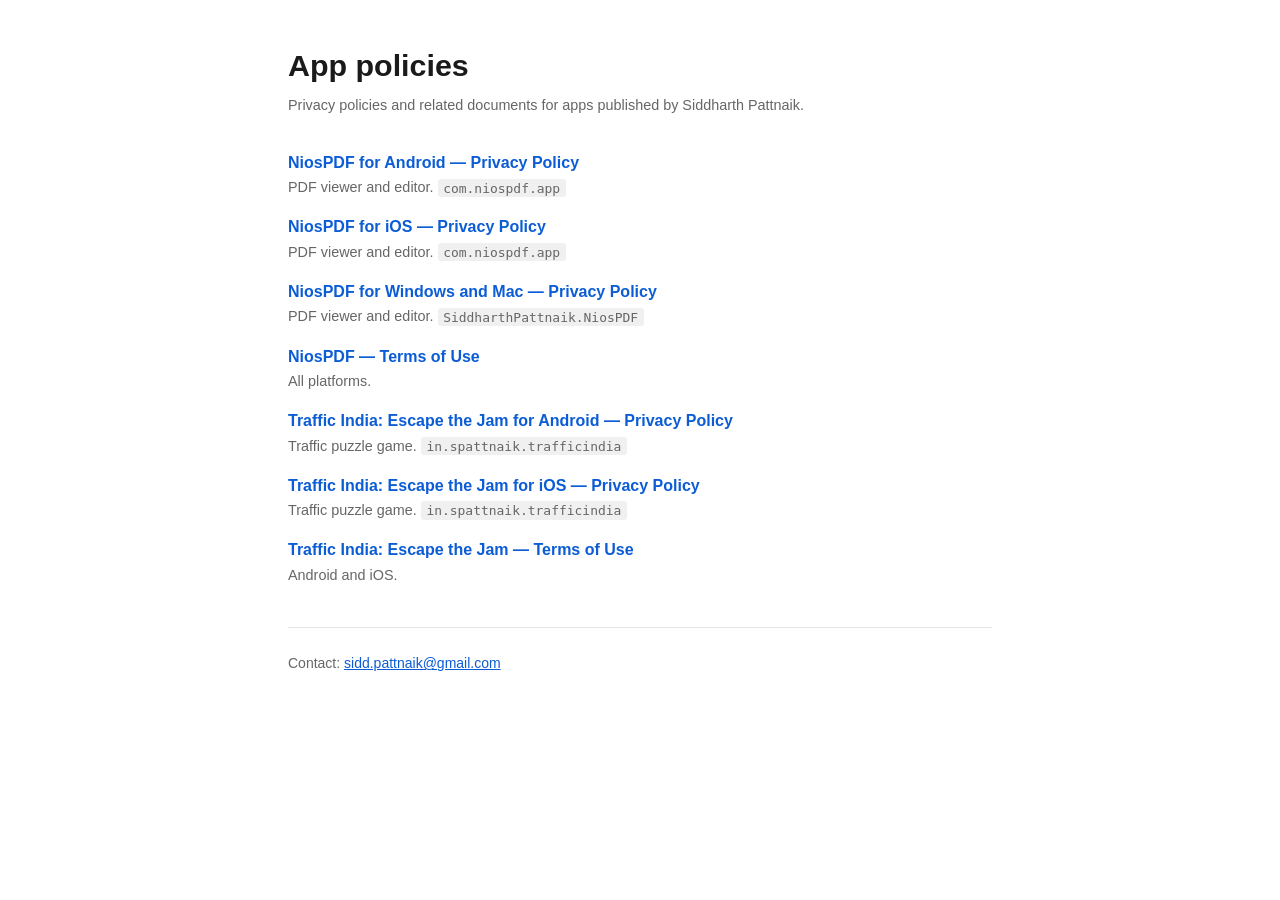
<file: index.html>
<!DOCTYPE html>
<html lang="en">
<head>
<meta charset="utf-8">
<meta name="viewport" content="width=device-width, initial-scale=1">
<title>App Policies — Siddharth Pattnaik</title>
<link rel="stylesheet" href="assets/style.css">
</head>
<body>

<h1>App policies</h1>
<p class="meta">Privacy policies and related documents for apps published by Siddharth Pattnaik.</p>

<ul class="apps">
  <li>
    <a href="niospdf/privacy-android.html">NiosPDF for Android — Privacy Policy</a>
    <span>PDF viewer and editor. <code>com.niospdf.app</code></span>
  </li>
  <li>
    <a href="niospdf/privacy-ios.html">NiosPDF for iOS — Privacy Policy</a>
    <span>PDF viewer and editor. <code>com.niospdf.app</code></span>
  </li>
  <li>
    <a href="niospdf/privacy-desktop.html">NiosPDF for Windows and Mac — Privacy Policy</a>
    <span>PDF viewer and editor. <code>SiddharthPattnaik.NiosPDF</code></span>
  </li>
  <li>
    <a href="niospdf/terms.html">NiosPDF — Terms of Use</a>
    <span>All platforms.</span>
  </li>
  <li>
    <a href="trafficindia/privacy-android.html">Traffic India: Escape the Jam for Android — Privacy Policy</a>
    <span>Traffic puzzle game. <code>in.spattnaik.trafficindia</code></span>
  </li>
  <li>
    <a href="trafficindia/privacy-ios.html">Traffic India: Escape the Jam for iOS — Privacy Policy</a>
    <span>Traffic puzzle game. <code>in.spattnaik.trafficindia</code></span>
  </li>
  <li>
    <a href="trafficindia/terms.html">Traffic India: Escape the Jam — Terms of Use</a>
    <span>Android and iOS.</span>
  </li>
  <!-- Add one <li> per app as you publish. -->
</ul>

<hr>
<footer>Contact: <a href="mailto:sidd.pattnaik@gmail.com">sidd.pattnaik@gmail.com</a></footer>

</body>
</html>
</file>
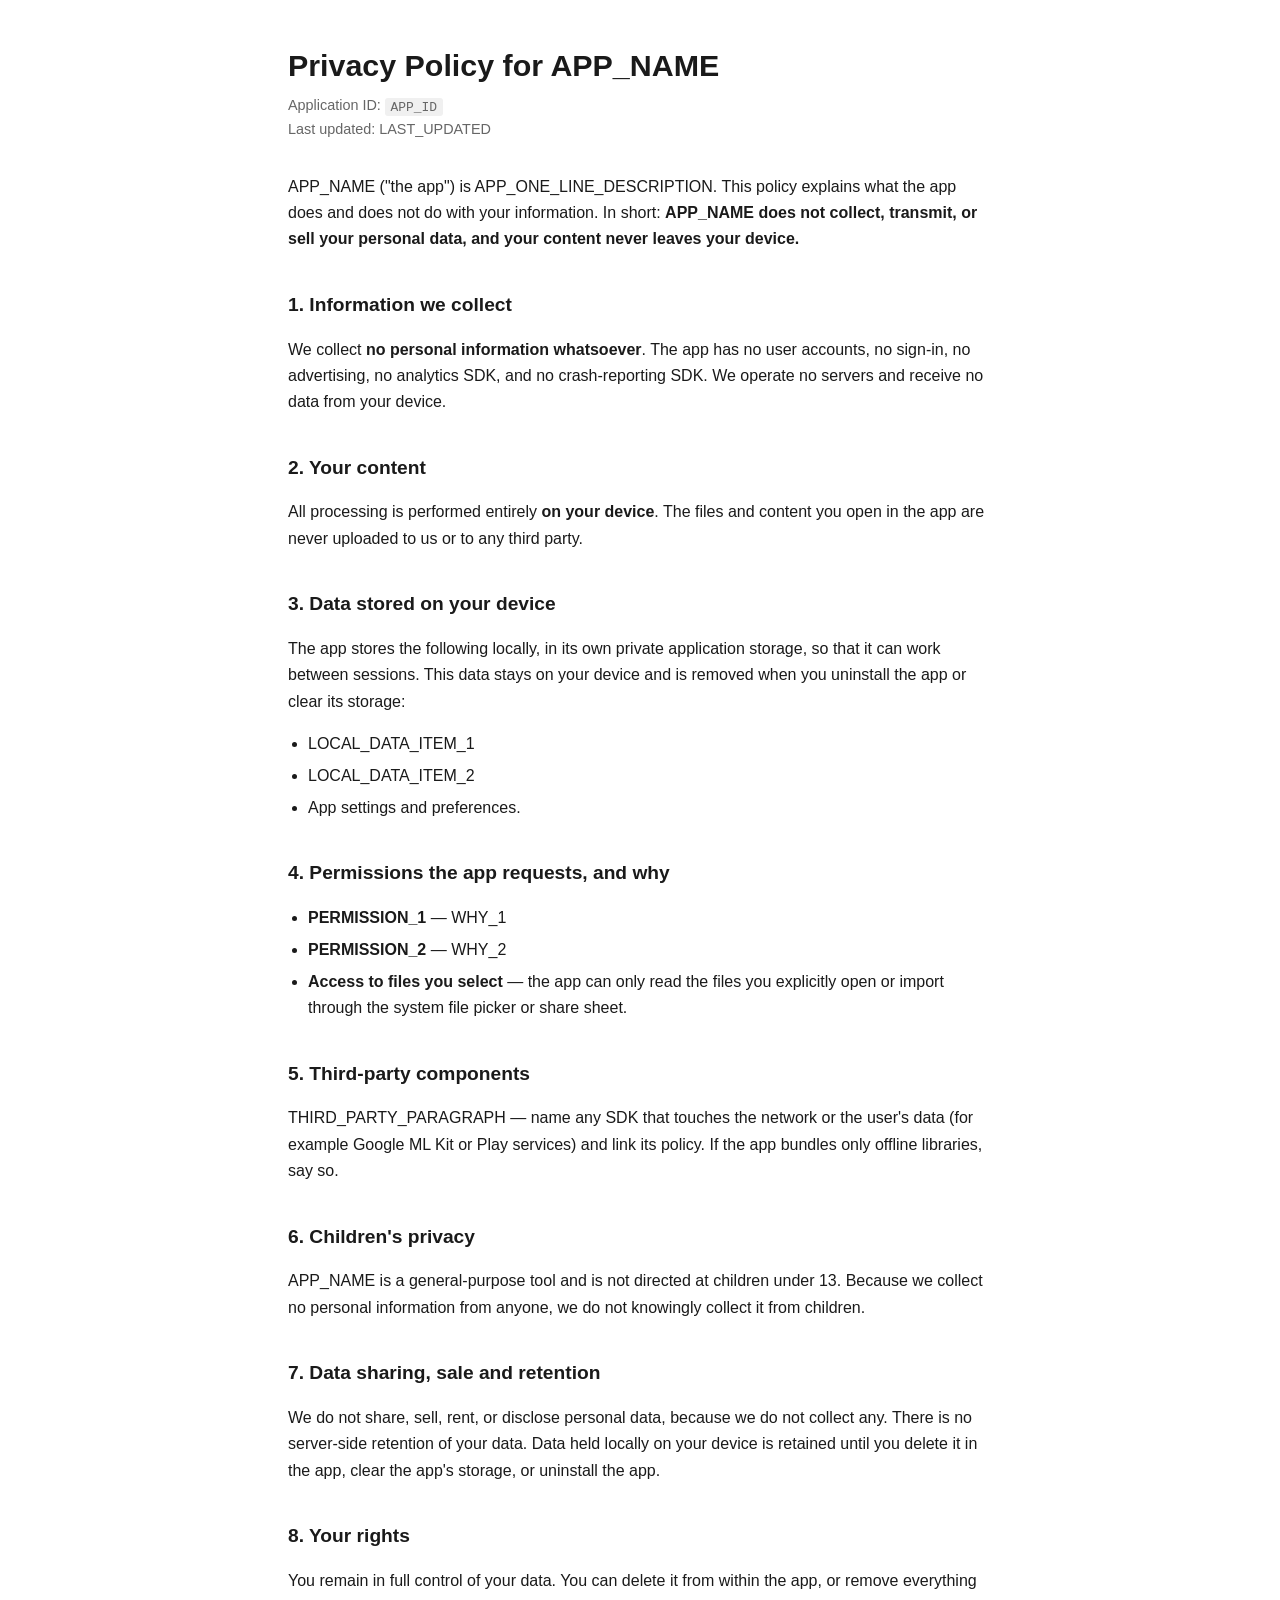
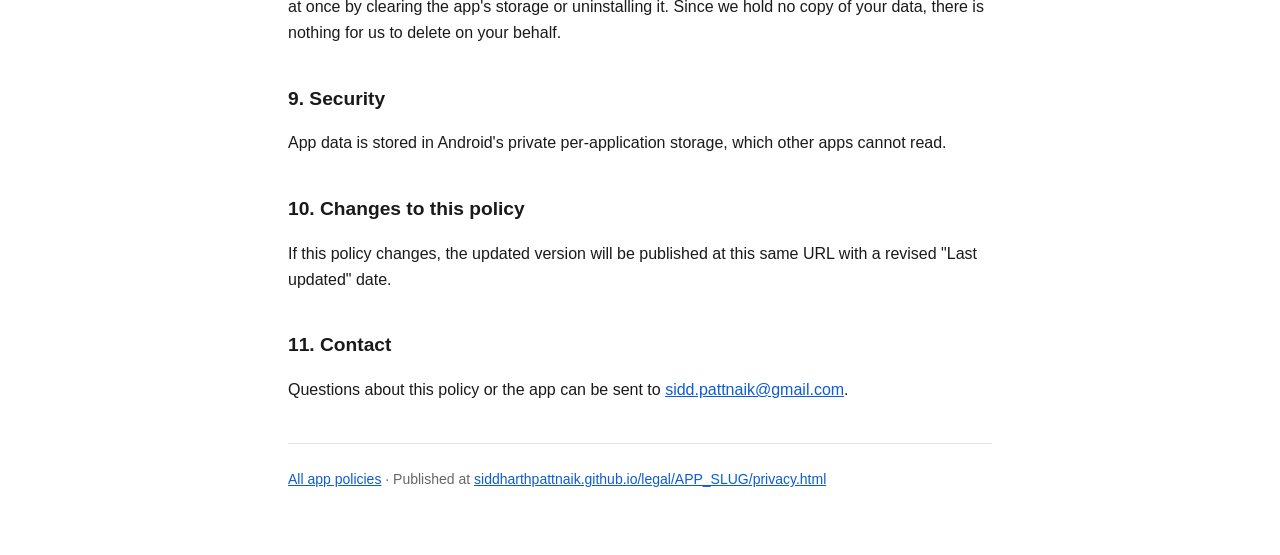
<file: _template/privacy.html>
<!DOCTYPE html>
<html lang="en">
<head>
<meta charset="utf-8">
<meta name="viewport" content="width=device-width, initial-scale=1">
<title>Privacy Policy — APP_NAME</title>
<link rel="stylesheet" href="../assets/style.css">
</head>
<body>

<h1>Privacy Policy for APP_NAME</h1>
<p class="meta">Application ID: <code>APP_ID</code><br>
Last updated: LAST_UPDATED</p>

<p>APP_NAME ("the app") is APP_ONE_LINE_DESCRIPTION. This policy explains what the app does and
does not do with your information. In short: <strong>APP_NAME does not collect, transmit, or sell
your personal data, and your content never leaves your device.</strong></p>

<!-- Everything below assumes an offline, on-device app with no accounts, ads or analytics.
     If a claim below is NOT true of the app you are publishing, edit or delete it — an
     inaccurate policy is a Play policy violation and must also match your Data safety form. -->

<h2>1. Information we collect</h2>
<p>We collect <strong>no personal information whatsoever</strong>. The app has no user accounts,
no sign-in, no advertising, no analytics SDK, and no crash-reporting SDK. We operate no servers
and receive no data from your device.</p>

<h2>2. Your content</h2>
<p>All processing is performed entirely <strong>on your device</strong>. The files and content you
open in the app are never uploaded to us or to any third party.</p>

<h2>3. Data stored on your device</h2>
<p>The app stores the following locally, in its own private application storage, so that it can
work between sessions. This data stays on your device and is removed when you uninstall the app
or clear its storage:</p>
<ul>
  <li>LOCAL_DATA_ITEM_1</li>
  <li>LOCAL_DATA_ITEM_2</li>
  <li>App settings and preferences.</li>
</ul>

<h2>4. Permissions the app requests, and why</h2>
<ul>
  <li><strong>PERMISSION_1</strong> — WHY_1</li>
  <li><strong>PERMISSION_2</strong> — WHY_2</li>
  <li><strong>Access to files you select</strong> — the app can only read the files you explicitly
      open or import through the system file picker or share sheet.</li>
</ul>

<h2>5. Third-party components</h2>
<p>THIRD_PARTY_PARAGRAPH — name any SDK that touches the network or the user's data (for example
Google ML Kit or Play services) and link its policy. If the app bundles only offline libraries,
say so.</p>

<h2>6. Children's privacy</h2>
<p>APP_NAME is a general-purpose tool and is not directed at children under 13. Because we collect
no personal information from anyone, we do not knowingly collect it from children.</p>

<h2>7. Data sharing, sale and retention</h2>
<p>We do not share, sell, rent, or disclose personal data, because we do not collect any. There is
no server-side retention of your data. Data held locally on your device is retained until you
delete it in the app, clear the app's storage, or uninstall the app.</p>

<h2>8. Your rights</h2>
<p>You remain in full control of your data. You can delete it from within the app, or remove
everything at once by clearing the app's storage or uninstalling it. Since we hold no copy of your
data, there is nothing for us to delete on your behalf.</p>

<h2>9. Security</h2>
<p>App data is stored in Android's private per-application storage, which other apps cannot read.</p>

<h2>10. Changes to this policy</h2>
<p>If this policy changes, the updated version will be published at this same URL with a revised
"Last updated" date.</p>

<h2>11. Contact</h2>
<p>Questions about this policy or the app can be sent to
<a href="mailto:sidd.pattnaik@gmail.com">sidd.pattnaik@gmail.com</a>.</p>

<hr>
<footer><a href="../">All app policies</a> &middot; Published at
<a href="https://siddharthpattnaik.github.io/legal/APP_SLUG/privacy.html">siddharthpattnaik.github.io/legal/APP_SLUG/privacy.html</a></footer>

</body>
</html>
</file>
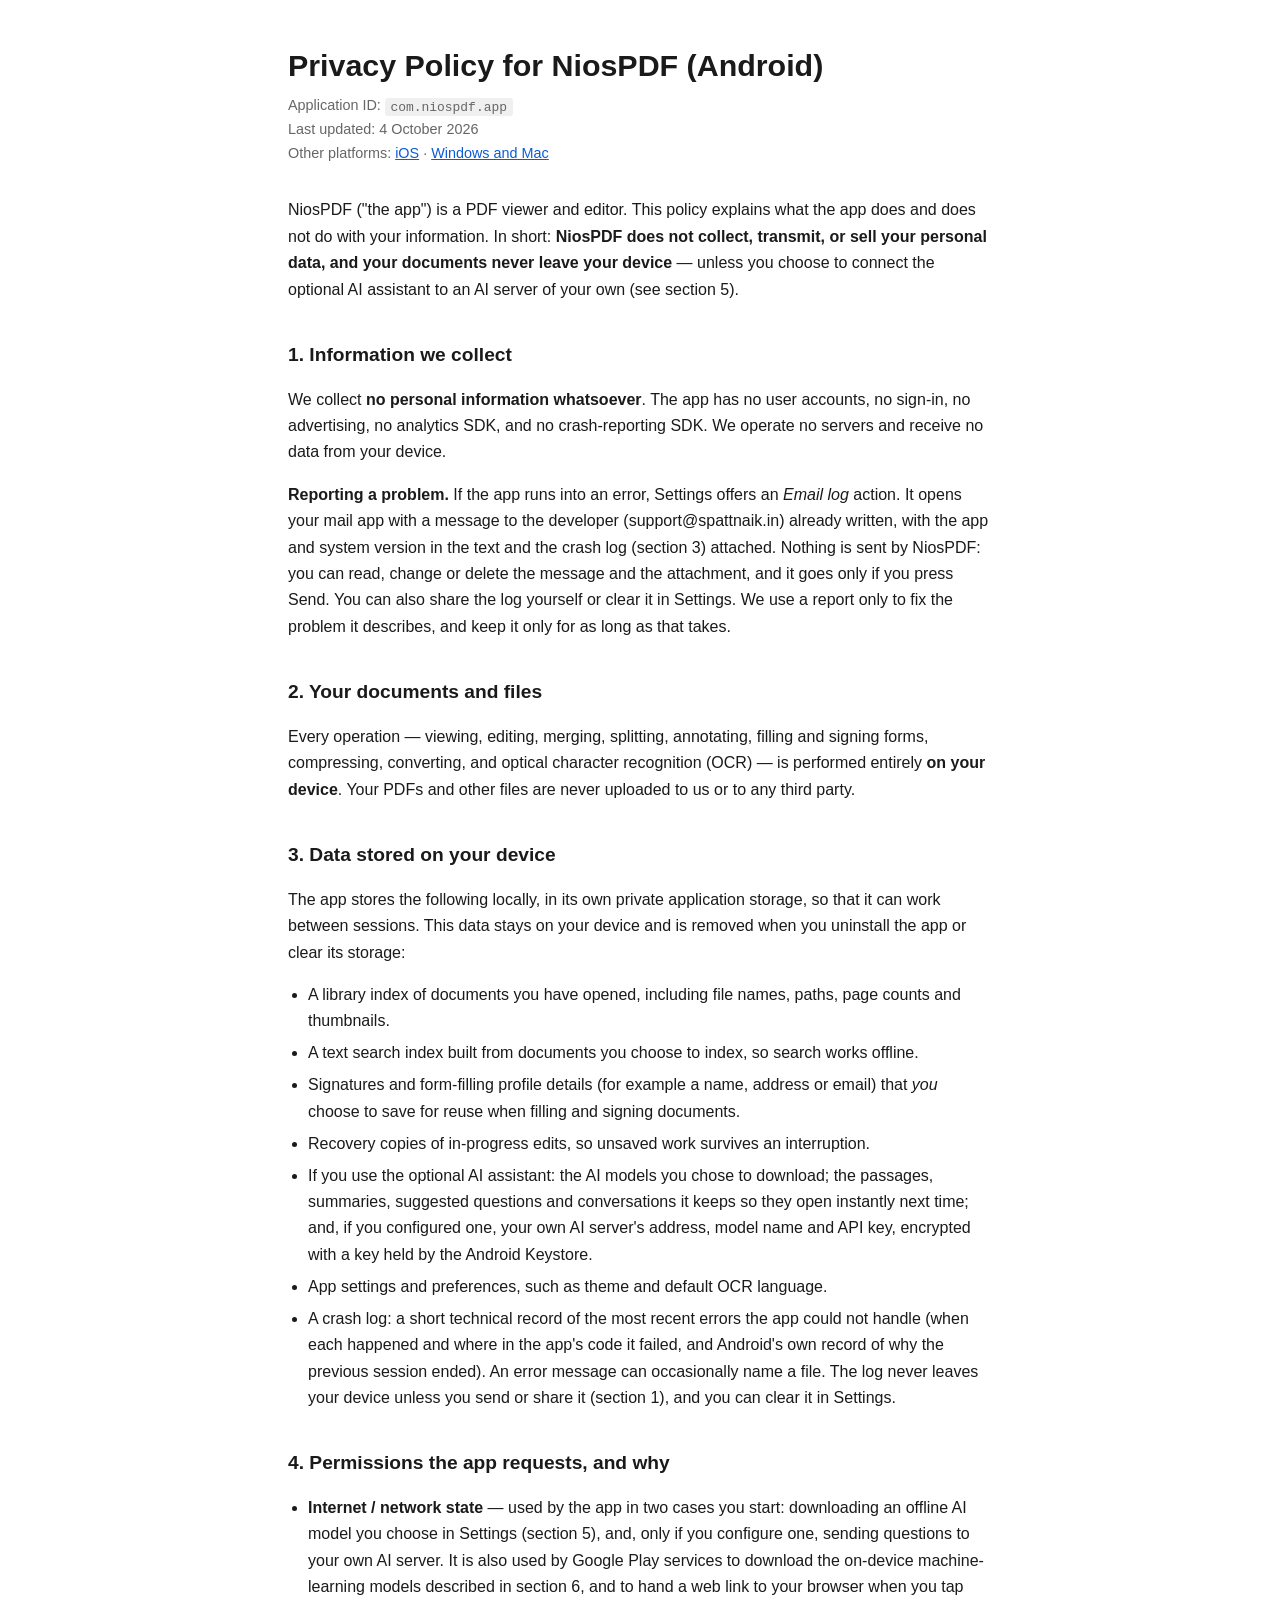
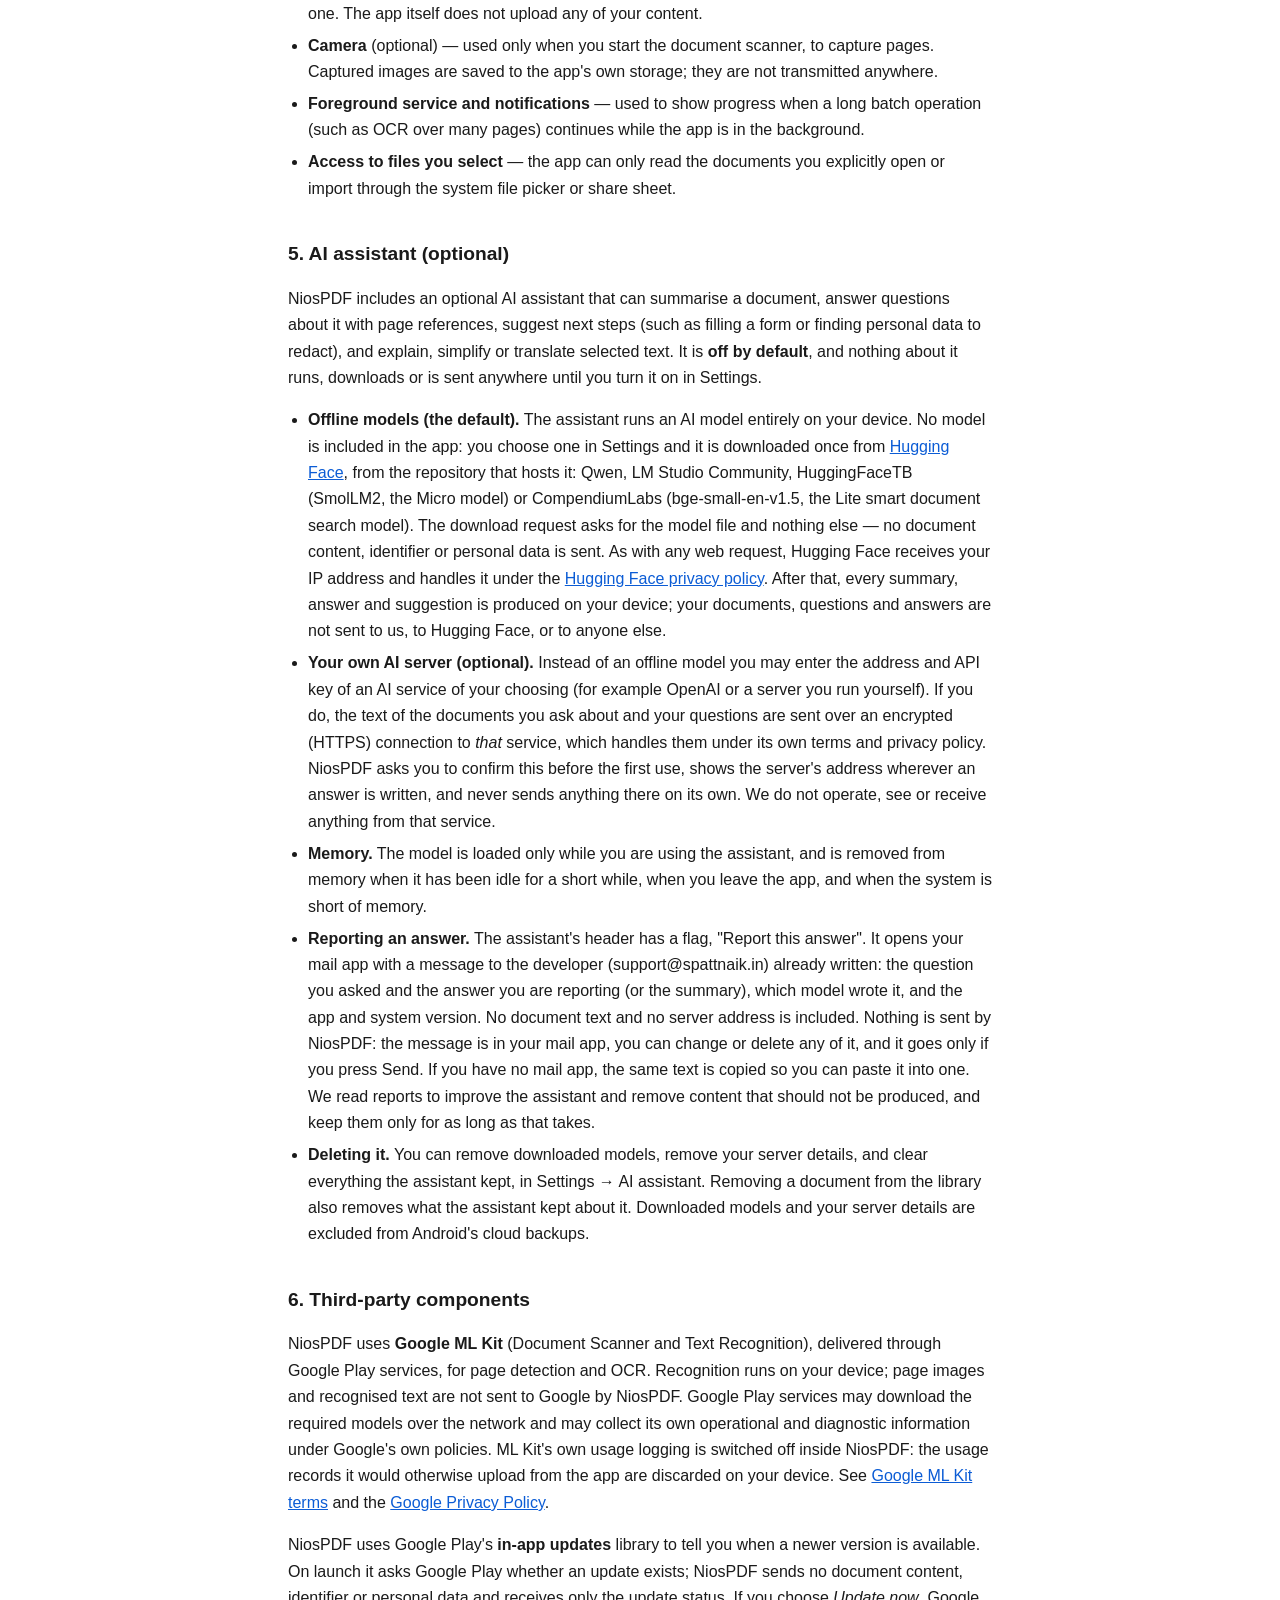
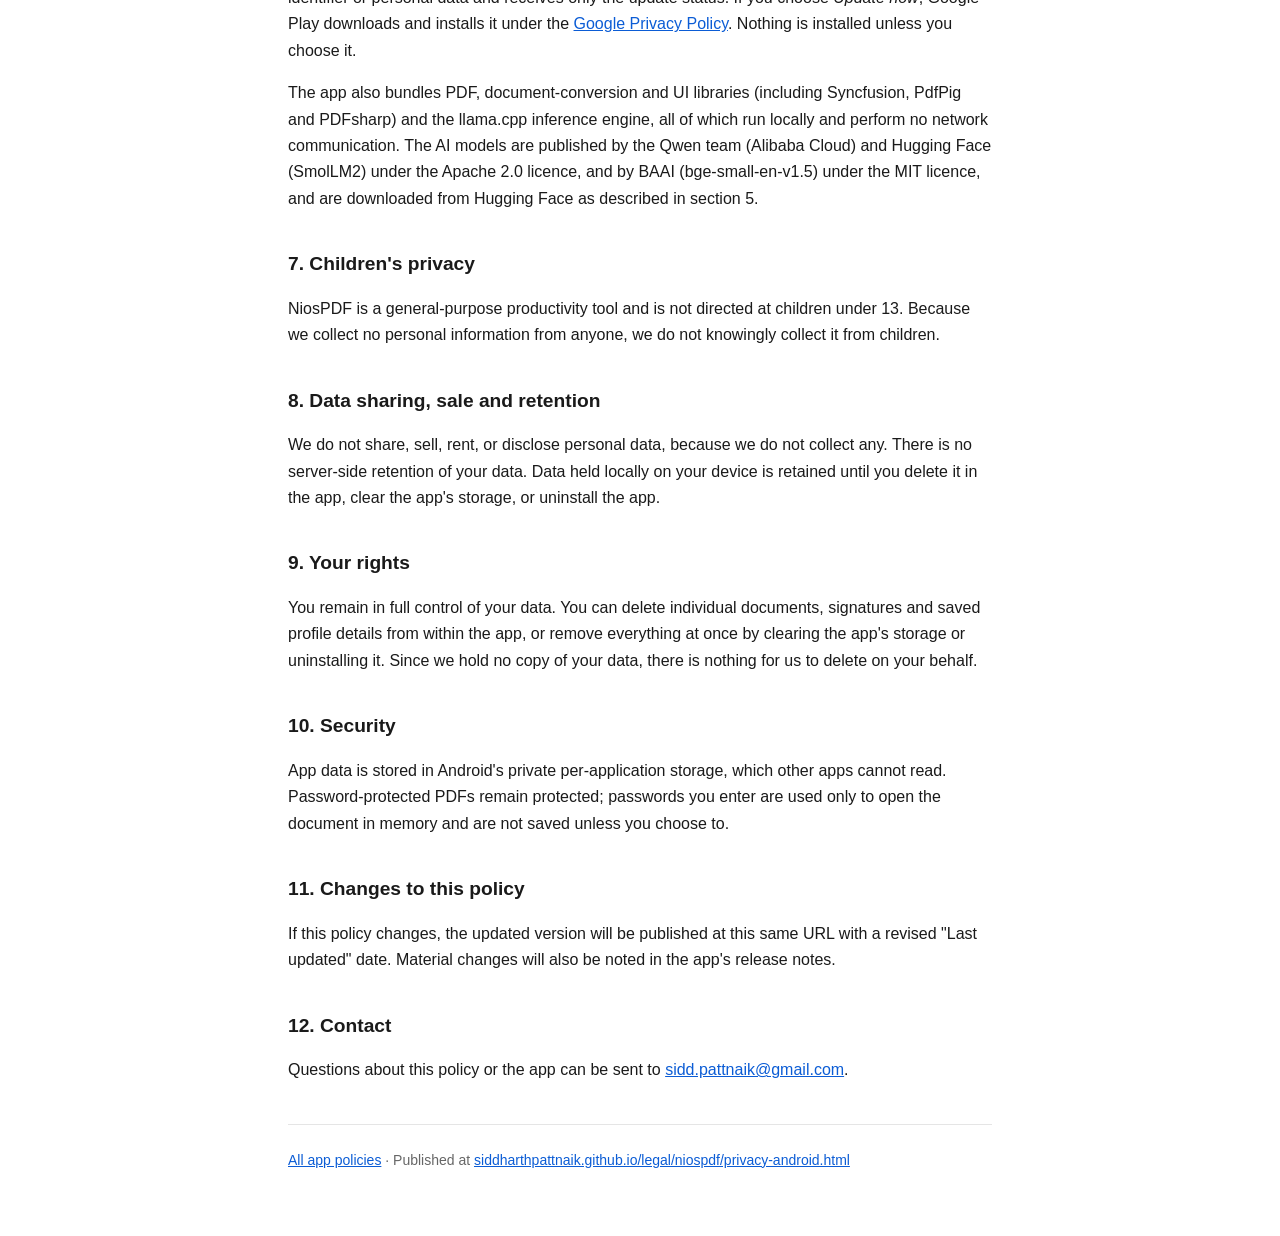
<file: niospdf/privacy-android.html>
<!DOCTYPE html>
<html lang="en">
<head>
<meta charset="utf-8">
<meta name="viewport" content="width=device-width, initial-scale=1">
<title>Privacy Policy — NiosPDF for Android</title>
<link rel="stylesheet" href="../assets/style.css">
</head>
<body>

<h1>Privacy Policy for NiosPDF (Android)</h1>
<p class="meta">Application ID: <code>com.niospdf.app</code><br>
Last updated: 4 October 2026<br>
Other platforms: <a href="privacy-ios.html">iOS</a> &middot; <a href="privacy-desktop.html">Windows and Mac</a></p>

<p>NiosPDF ("the app") is a PDF viewer and editor. This policy explains what the app does
and does not do with your information. In short: <strong>NiosPDF does not collect, transmit,
or sell your personal data, and your documents never leave your device</strong> — unless you
choose to connect the optional AI assistant to an AI server of your own (see section 5).</p>

<h2>1. Information we collect</h2>
<p>We collect <strong>no personal information whatsoever</strong>. The app has no user accounts,
no sign-in, no advertising, no analytics SDK, and no crash-reporting SDK. We operate no servers
and receive no data from your device.</p>
<p><strong>Reporting a problem.</strong> If the app runs into an error, Settings offers an
<em>Email log</em> action. It opens your mail app with a message to the developer
(support@spattnaik.in) already written, with the app and system version in the text and the crash
log (section 3) attached. Nothing is sent by NiosPDF: you can read, change or delete the message
and the attachment, and it goes only if you press Send. You can also share the log yourself or
clear it in Settings. We use a report only to fix the problem it describes, and keep it only for
as long as that takes.</p>

<h2>2. Your documents and files</h2>
<p>Every operation — viewing, editing, merging, splitting, annotating, filling and signing forms,
compressing, converting, and optical character recognition (OCR) — is performed entirely
<strong>on your device</strong>. Your PDFs and other files are never uploaded to us or to any
third party.</p>

<h2>3. Data stored on your device</h2>
<p>The app stores the following locally, in its own private application storage, so that it can
work between sessions. This data stays on your device and is removed when you uninstall the app
or clear its storage:</p>
<ul>
  <li>A library index of documents you have opened, including file names, paths, page counts and thumbnails.</li>
  <li>A text search index built from documents you choose to index, so search works offline.</li>
  <li>Signatures and form-filling profile details (for example a name, address or email) that
      <em>you</em> choose to save for reuse when filling and signing documents.</li>
  <li>Recovery copies of in-progress edits, so unsaved work survives an interruption.</li>
  <li>If you use the optional AI assistant: the AI models you chose to download; the passages,
      summaries, suggested questions and conversations it keeps so they open instantly next time;
      and, if you configured one, your own AI server's address, model name and API key, encrypted
      with a key held by the Android Keystore.</li>
  <li>App settings and preferences, such as theme and default OCR language.</li>
  <li>A crash log: a short technical record of the most recent errors the app could not handle
      (when each happened and where in the app's code it failed, and Android's own record of why the previous session ended). An error message can
      occasionally name a file. The log never leaves your device unless you send or share it (section 1),
      and you can clear it in Settings.</li>
</ul>

<h2>4. Permissions the app requests, and why</h2>
<ul>
  <li><strong>Internet / network state</strong> — used by the app in two cases you start: downloading
      an offline AI model you choose in Settings (section 5), and, only if you configure one,
      sending questions to your own AI server. It is also used by Google Play services to download the
      on-device machine-learning models described in section 6, and to hand a web link to your
      browser when you tap one. The app itself does not upload any of your content.</li>
  <li><strong>Camera</strong> (optional) — used only when you start the document scanner, to capture
      pages. Captured images are saved to the app's own storage; they are not transmitted anywhere.</li>
  <li><strong>Foreground service and notifications</strong> — used to show progress when a long batch
      operation (such as OCR over many pages) continues while the app is in the background.</li>
  <li><strong>Access to files you select</strong> — the app can only read the documents you explicitly
      open or import through the system file picker or share sheet.</li>
</ul>

<h2>5. AI assistant (optional)</h2>
<p>NiosPDF includes an optional AI assistant that can summarise a document, answer questions about
it with page references, suggest next steps (such as filling a form or finding personal data to
redact), and explain, simplify or translate selected text. It is <strong>off by default</strong>, and
nothing about it runs, downloads or is sent anywhere until you turn it on in Settings.</p>
<ul>
  <li><strong>Offline models (the default).</strong> The assistant runs an AI model entirely on your
      device. No model is included in the app: you choose one in Settings and it is downloaded once
      from <a href="https://huggingface.co">Hugging Face</a>, from the repository that hosts it:
      Qwen, LM Studio Community, HuggingFaceTB (SmolLM2, the Micro model) or CompendiumLabs
      (bge-small-en-v1.5, the Lite smart document search model).
      The download request asks for the model file and nothing else — no document content,
      identifier or personal data is sent. As with any web request, Hugging Face receives your IP
      address and handles it under the
      <a href="https://huggingface.co/privacy">Hugging Face privacy policy</a>. After that, every
      summary, answer and suggestion is produced on your device; your documents, questions and
      answers are not sent to us, to Hugging Face, or to anyone else.</li>
  <li><strong>Your own AI server (optional).</strong> Instead of an offline model you may enter the
      address and API key of an AI service of your choosing (for example OpenAI or a server you run
      yourself). If you do, the text of the documents you ask about and your questions are sent
      over an encrypted (HTTPS) connection to <em>that</em> service, which handles them under its
      own terms and privacy policy. NiosPDF asks you to confirm this before the first use, shows the
      server's address wherever an answer is written, and never sends anything there on its own.
      We do not operate, see or receive anything from that service.</li>
  <li><strong>Memory.</strong> The model is loaded only while you are using the assistant, and is
      removed from memory when it has been idle for a short while, when you leave the app, and when
      the system is short of memory.</li>
  <li><strong>Reporting an answer.</strong> The assistant's header has a flag, "Report this answer".
      It opens your mail app with a message to the developer (support@spattnaik.in) already written: the question you asked and the
      answer you are reporting (or the summary), which model wrote it, and the app and system version.
      No document text and no server address is included. Nothing is sent by NiosPDF: the message is
      in your mail app, you can change or delete any of it, and it goes only if you press Send. If you
      have no mail app, the same text is copied so you can paste it into one. We read reports to
      improve the assistant and remove content that should not be produced, and keep them only for
      as long as that takes.</li>
  <li><strong>Deleting it.</strong> You can remove downloaded models, remove your server details, and
      clear everything the assistant kept, in Settings → AI assistant. Removing a document from the
      library also removes what the assistant kept about it. Downloaded models and your server
      details are excluded from Android's cloud backups.</li>
</ul>

<h2>6. Third-party components</h2>
<p>NiosPDF uses <strong>Google ML Kit</strong> (Document Scanner and Text Recognition), delivered
through Google Play services, for page detection and OCR. Recognition runs on your device; page
images and recognised text are not sent to Google by NiosPDF. Google Play services may download
the required models over the network and may collect its own operational and diagnostic
information under Google's own policies. ML Kit's own usage logging is switched off inside
NiosPDF: the usage records it would otherwise upload from the app are discarded on your device. See
<a href="https://developers.google.com/ml-kit/terms">Google ML Kit terms</a> and the
<a href="https://policies.google.com/privacy">Google Privacy Policy</a>.</p>

<p>NiosPDF uses Google Play's <strong>in-app updates</strong> library to tell you when a newer version
is available. On launch it asks Google Play whether an update exists; NiosPDF sends no document content,
identifier or personal data and receives only the update status. If you choose <em>Update now</em>, Google Play
downloads and installs it under the <a href="https://policies.google.com/privacy">Google Privacy Policy</a>.
Nothing is installed unless you choose it.</p>

<p>The app also bundles PDF, document-conversion and UI libraries (including Syncfusion, PdfPig
and PDFsharp) and the llama.cpp inference engine, all of which run locally and perform no network
communication. The AI models are published by the Qwen team (Alibaba Cloud) and Hugging Face
(SmolLM2) under the Apache 2.0 licence, and by BAAI (bge-small-en-v1.5) under the MIT licence, and
are downloaded from Hugging Face as described in section 5.</p>

<h2>7. Children's privacy</h2>
<p>NiosPDF is a general-purpose productivity tool and is not directed at children under 13. Because
we collect no personal information from anyone, we do not knowingly collect it from children.</p>

<h2>8. Data sharing, sale and retention</h2>
<p>We do not share, sell, rent, or disclose personal data, because we do not collect any. There is
no server-side retention of your data. Data held locally on your device is retained until you
delete it in the app, clear the app's storage, or uninstall the app.</p>

<h2>9. Your rights</h2>
<p>You remain in full control of your data. You can delete individual documents, signatures and
saved profile details from within the app, or remove everything at once by clearing the app's
storage or uninstalling it. Since we hold no copy of your data, there is nothing for us to
delete on your behalf.</p>

<h2>10. Security</h2>
<p>App data is stored in Android's private per-application storage, which other apps cannot read.
Password-protected PDFs remain protected; passwords you enter are used only to open the document
in memory and are not saved unless you choose to.</p>

<h2>11. Changes to this policy</h2>
<p>If this policy changes, the updated version will be published at this same URL with a revised
"Last updated" date. Material changes will also be noted in the app's release notes.</p>

<h2>12. Contact</h2>
<p>Questions about this policy or the app can be sent to
<a href="mailto:sidd.pattnaik@gmail.com">sidd.pattnaik@gmail.com</a>.</p>

<hr>
<footer><a href="../">All app policies</a> &middot; Published at
<a href="https://siddharthpattnaik.github.io/legal/niospdf/privacy-android.html">siddharthpattnaik.github.io/legal/niospdf/privacy-android.html</a></footer>

</body>
</html>
</file>
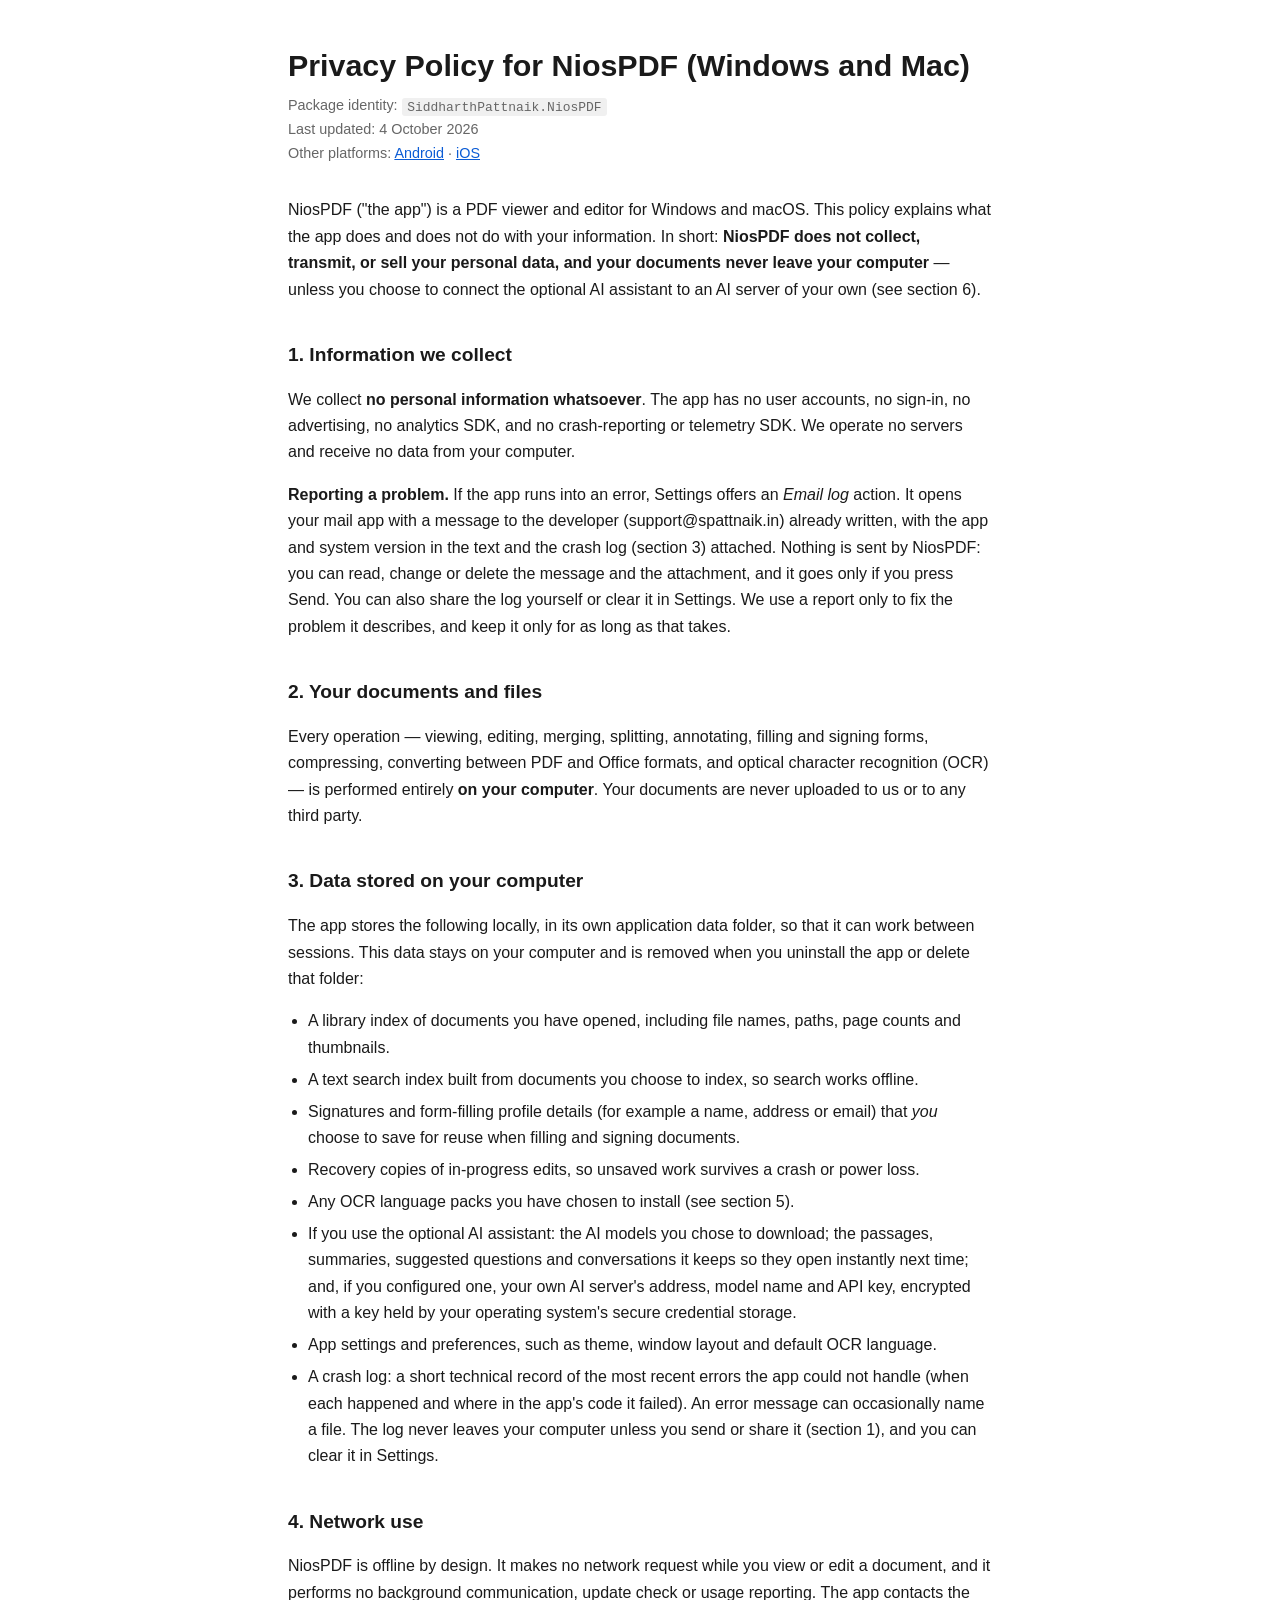
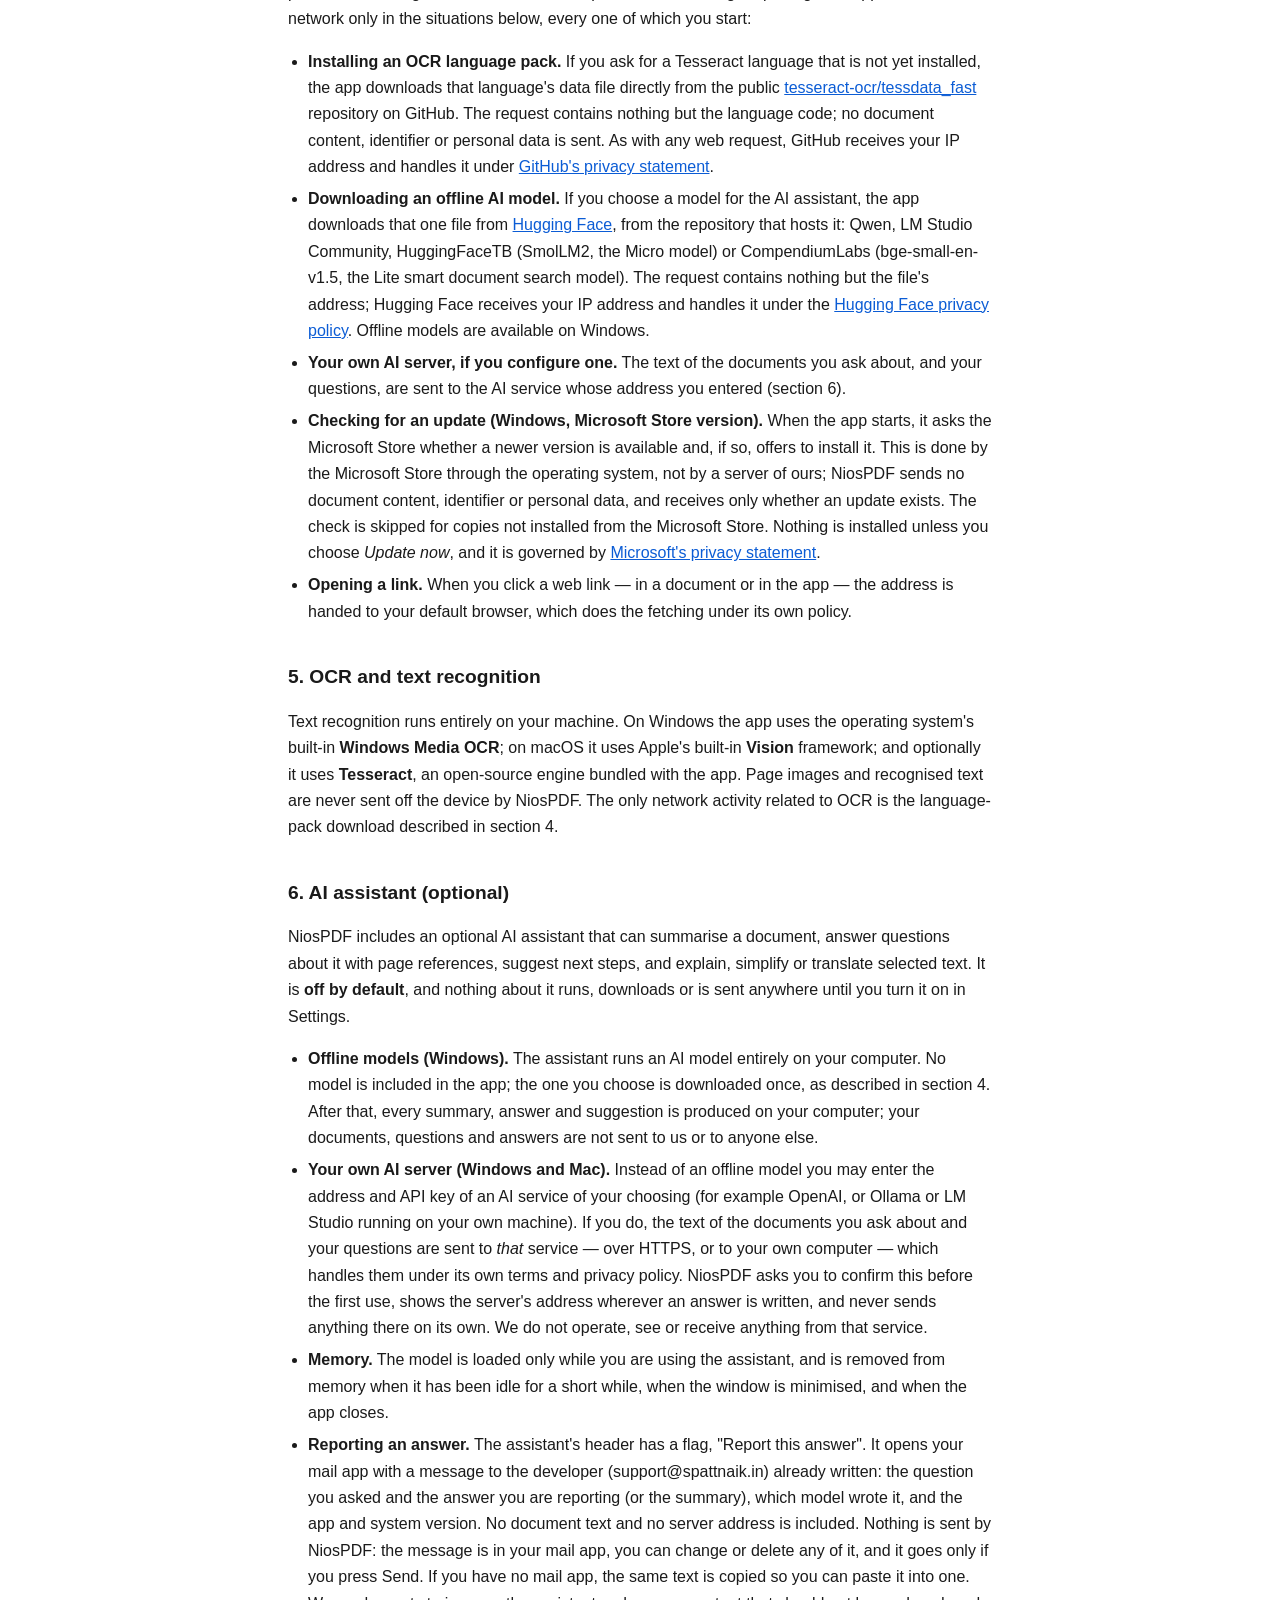
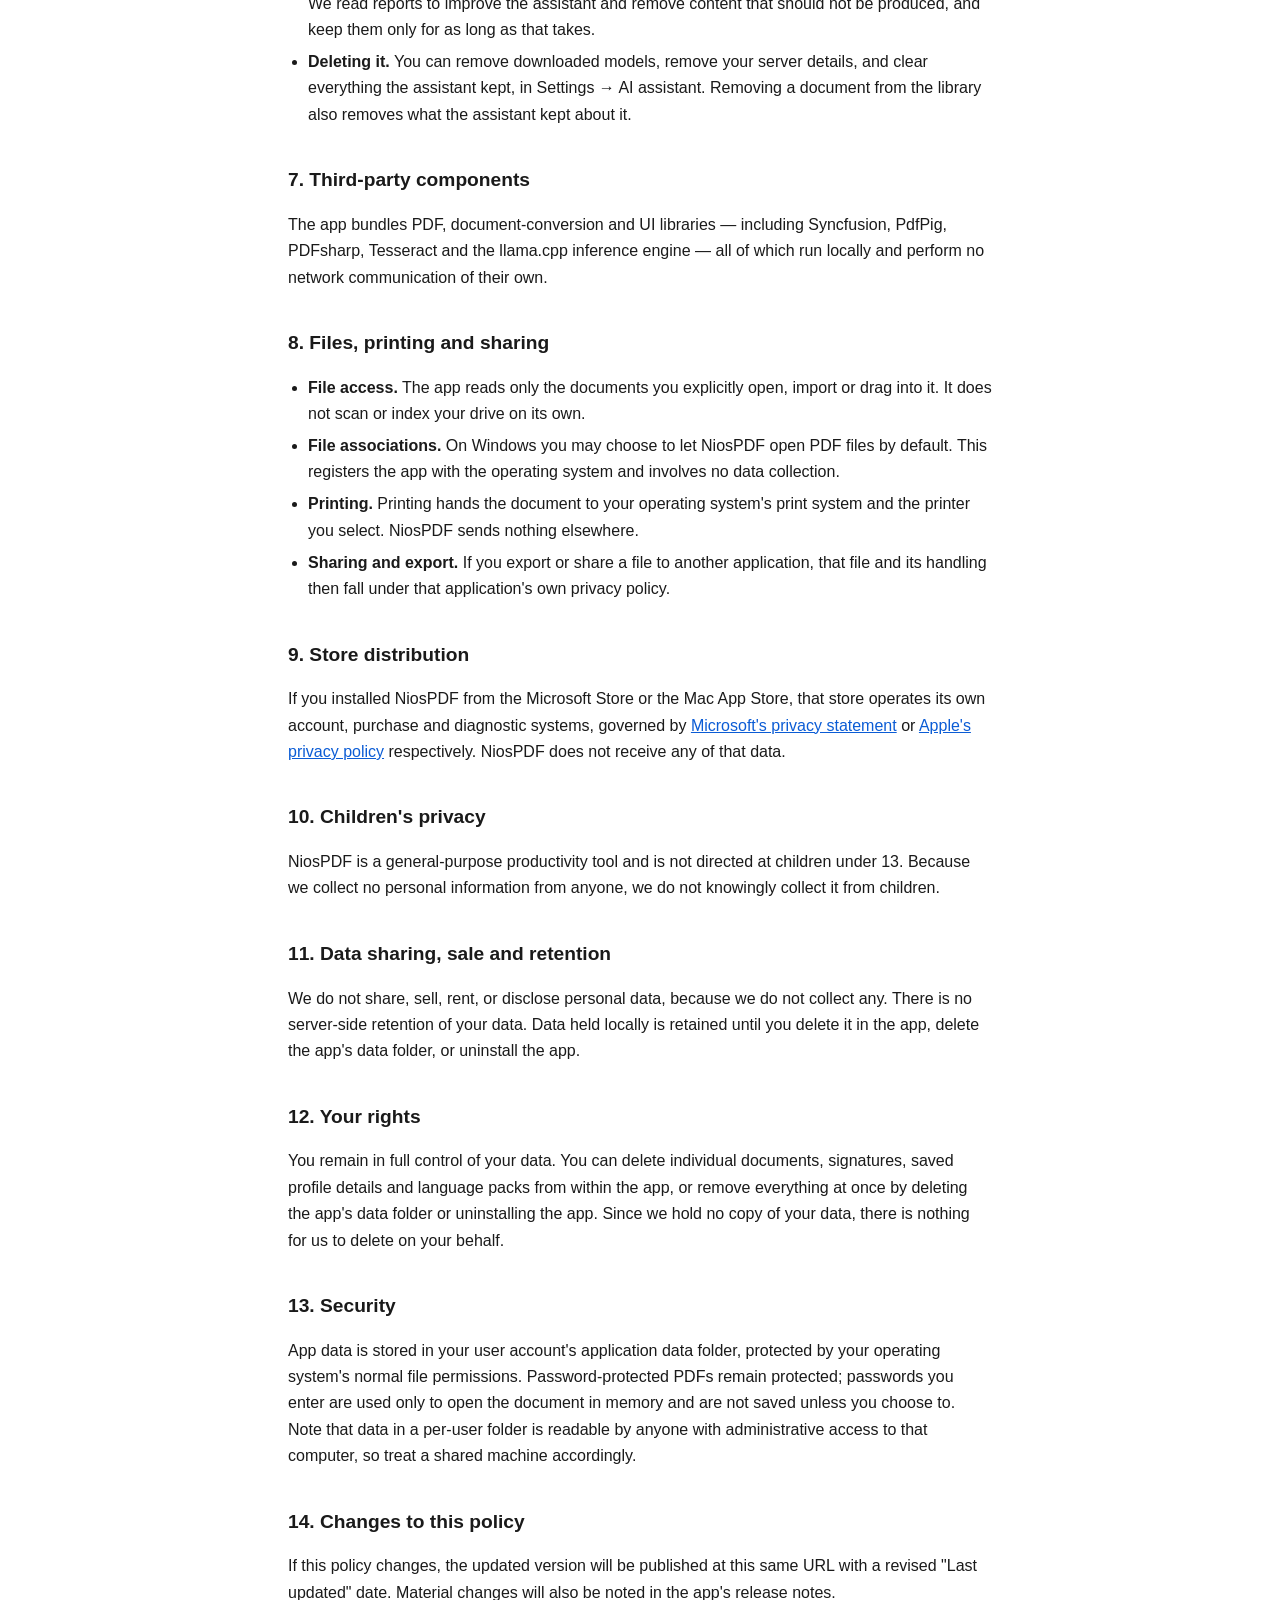
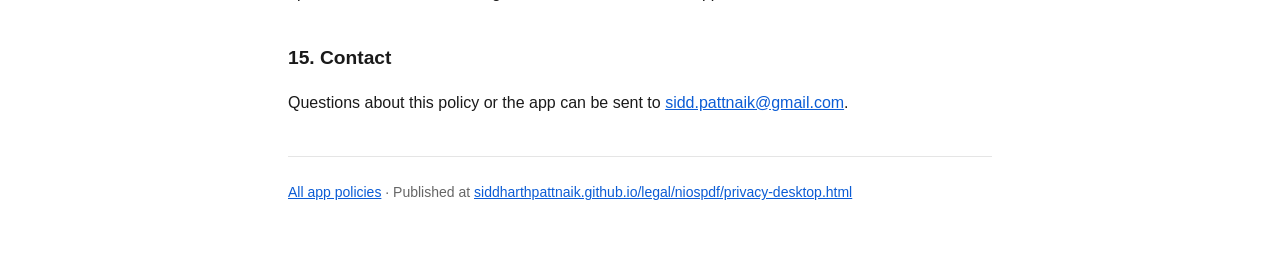
<file: niospdf/privacy-desktop.html>
<!DOCTYPE html>
<html lang="en">
<head>
<meta charset="utf-8">
<meta name="viewport" content="width=device-width, initial-scale=1">
<title>Privacy Policy — NiosPDF for Windows and Mac</title>
<link rel="stylesheet" href="../assets/style.css">
</head>
<body>

<h1>Privacy Policy for NiosPDF (Windows and Mac)</h1>
<p class="meta">Package identity: <code>SiddharthPattnaik.NiosPDF</code><br>
Last updated: 4 October 2026<br>
Other platforms: <a href="privacy-android.html">Android</a> &middot; <a href="privacy-ios.html">iOS</a></p>

<p>NiosPDF ("the app") is a PDF viewer and editor for Windows and macOS. This policy explains what
the app does and does not do with your information. In short: <strong>NiosPDF does not collect,
transmit, or sell your personal data, and your documents never leave your computer</strong> — unless
you choose to connect the optional AI assistant to an AI server of your own (see section 6).</p>

<h2>1. Information we collect</h2>
<p>We collect <strong>no personal information whatsoever</strong>. The app has no user accounts,
no sign-in, no advertising, no analytics SDK, and no crash-reporting or telemetry SDK. We operate
no servers and receive no data from your computer.</p>
<p><strong>Reporting a problem.</strong> If the app runs into an error, Settings offers an
<em>Email log</em> action. It opens your mail app with a message to the developer
(support@spattnaik.in) already written, with the app and system version in the text and the crash
log (section 3) attached. Nothing is sent by NiosPDF: you can read, change or delete the message
and the attachment, and it goes only if you press Send. You can also share the log yourself or
clear it in Settings. We use a report only to fix the problem it describes, and keep it only for
as long as that takes.</p>

<h2>2. Your documents and files</h2>
<p>Every operation — viewing, editing, merging, splitting, annotating, filling and signing forms,
compressing, converting between PDF and Office formats, and optical character recognition (OCR) —
is performed entirely <strong>on your computer</strong>. Your documents are never uploaded to us or
to any third party.</p>

<h2>3. Data stored on your computer</h2>
<p>The app stores the following locally, in its own application data folder, so that it can work
between sessions. This data stays on your computer and is removed when you uninstall the app or
delete that folder:</p>
<ul>
  <li>A library index of documents you have opened, including file names, paths, page counts and thumbnails.</li>
  <li>A text search index built from documents you choose to index, so search works offline.</li>
  <li>Signatures and form-filling profile details (for example a name, address or email) that
      <em>you</em> choose to save for reuse when filling and signing documents.</li>
  <li>Recovery copies of in-progress edits, so unsaved work survives a crash or power loss.</li>
  <li>Any OCR language packs you have chosen to install (see section 5).</li>
  <li>If you use the optional AI assistant: the AI models you chose to download; the passages,
      summaries, suggested questions and conversations it keeps so they open instantly next time;
      and, if you configured one, your own AI server's address, model name and API key, encrypted
      with a key held by your operating system's secure credential storage.</li>
  <li>App settings and preferences, such as theme, window layout and default OCR language.</li>
  <li>A crash log: a short technical record of the most recent errors the app could not handle
      (when each happened and where in the app's code it failed). An error message can
      occasionally name a file. The log never leaves your computer unless you send or share it (section 1),
      and you can clear it in Settings.</li>
</ul>

<h2>4. Network use</h2>
<p>NiosPDF is offline by design. It makes no network request while you view or edit a document,
and it performs no background communication, update check or usage reporting. The app contacts the
network only in the situations below, every one of which you start:</p>
<ul>
  <li><strong>Installing an OCR language pack.</strong> If you ask for a Tesseract language that is
      not yet installed, the app downloads that language's data file directly from the public
      <a href="https://github.com/tesseract-ocr/tessdata_fast">tesseract-ocr/tessdata_fast</a>
      repository on GitHub. The request contains nothing but the language code; no document
      content, identifier or personal data is sent. As with any web request, GitHub receives your
      IP address and handles it under
      <a href="https://docs.github.com/site-policy/privacy-policies/github-general-privacy-statement">GitHub's privacy statement</a>.</li>
  <li><strong>Downloading an offline AI model.</strong> If you choose a model for the AI assistant,
      the app downloads that one file from <a href="https://huggingface.co">Hugging Face</a>, from the
      repository that hosts it: Qwen, LM Studio Community, HuggingFaceTB (SmolLM2, the Micro
      model) or CompendiumLabs (bge-small-en-v1.5, the Lite smart document search model). The
      request contains nothing but the file's address; Hugging Face
      receives your IP address and handles it under the
      <a href="https://huggingface.co/privacy">Hugging Face privacy policy</a>. Offline models are
      available on Windows.</li>
  <li><strong>Your own AI server, if you configure one.</strong> The text of the documents you ask
      about, and your questions, are sent to the AI service whose address you entered (section 6).</li>
  <li><strong>Checking for an update (Windows, Microsoft Store version).</strong> When the app starts, it asks
      the Microsoft Store whether a newer version is available and, if so, offers to install it. This is
      done by the Microsoft Store through the operating system, not by a server of ours; NiosPDF sends
      no document content, identifier or personal data, and receives only whether an update exists.
      The check is skipped for copies not installed from the Microsoft Store. Nothing is installed
      unless you choose <em>Update now</em>, and it is governed by
      <a href="https://privacy.microsoft.com/privacystatement">Microsoft's privacy statement</a>.</li>
  <li><strong>Opening a link.</strong> When you click a web link — in a document or in the app —
      the address is handed to your default browser, which does the fetching under its own policy.</li>
</ul>

<h2>5. OCR and text recognition</h2>
<p>Text recognition runs entirely on your machine. On Windows the app uses the operating system's
built-in <strong>Windows Media OCR</strong>; on macOS it uses Apple's built-in <strong>Vision</strong>
framework; and optionally it uses <strong>Tesseract</strong>, an open-source engine bundled with the
app. Page images and recognised text are never sent off the device by NiosPDF. The only network
activity related to OCR is the language-pack download described in section 4.</p>

<h2>6. AI assistant (optional)</h2>
<p>NiosPDF includes an optional AI assistant that can summarise a document, answer questions about
it with page references, suggest next steps, and explain, simplify or translate selected text. It is
<strong>off by default</strong>, and nothing about it runs, downloads or is sent anywhere until you
turn it on in Settings.</p>
<ul>
  <li><strong>Offline models (Windows).</strong> The assistant runs an AI model entirely on your
      computer. No model is included in the app; the one you choose is downloaded once, as described
      in section 4. After that, every summary, answer and suggestion is produced on your computer;
      your documents, questions and answers are not sent to us or to anyone else.</li>
  <li><strong>Your own AI server (Windows and Mac).</strong> Instead of an offline model you may enter
      the address and API key of an AI service of your choosing (for example OpenAI, or Ollama or
      LM Studio running on your own machine). If you do, the text of the documents you ask about and
      your questions are sent to <em>that</em> service — over HTTPS, or to your own computer — which
      handles them under its own terms and privacy policy. NiosPDF asks you to confirm this before
      the first use, shows the server's address wherever an answer is written, and never sends
      anything there on its own. We do not operate, see or receive anything from that service.</li>
  <li><strong>Memory.</strong> The model is loaded only while you are using the assistant, and is
      removed from memory when it has been idle for a short while, when the window is minimised, and
      when the app closes.</li>
  <li><strong>Reporting an answer.</strong> The assistant's header has a flag, "Report this answer".
      It opens your mail app with a message to the developer (support@spattnaik.in) already written: the question you asked and the
      answer you are reporting (or the summary), which model wrote it, and the app and system version.
      No document text and no server address is included. Nothing is sent by NiosPDF: the message is
      in your mail app, you can change or delete any of it, and it goes only if you press Send. If you
      have no mail app, the same text is copied so you can paste it into one. We read reports to
      improve the assistant and remove content that should not be produced, and keep them only for
      as long as that takes.</li>
  <li><strong>Deleting it.</strong> You can remove downloaded models, remove your server details, and
      clear everything the assistant kept, in Settings → AI assistant. Removing a document from the
      library also removes what the assistant kept about it.</li>
</ul>

<h2>7. Third-party components</h2>
<p>The app bundles PDF, document-conversion and UI libraries — including Syncfusion, PdfPig,
PDFsharp, Tesseract and the llama.cpp inference engine — all of which run locally and perform no network communication of their
own.</p>

<h2>8. Files, printing and sharing</h2>
<ul>
  <li><strong>File access.</strong> The app reads only the documents you explicitly open, import or
      drag into it. It does not scan or index your drive on its own.</li>
  <li><strong>File associations.</strong> On Windows you may choose to let NiosPDF open PDF files by
      default. This registers the app with the operating system and involves no data collection.</li>
  <li><strong>Printing.</strong> Printing hands the document to your operating system's print
      system and the printer you select. NiosPDF sends nothing elsewhere.</li>
  <li><strong>Sharing and export.</strong> If you export or share a file to another application,
      that file and its handling then fall under that application's own privacy policy.</li>
</ul>

<h2>9. Store distribution</h2>
<p>If you installed NiosPDF from the Microsoft Store or the Mac App Store, that store operates its
own account, purchase and diagnostic systems, governed by
<a href="https://privacy.microsoft.com/privacystatement">Microsoft's privacy statement</a> or
<a href="https://www.apple.com/legal/privacy/">Apple's privacy policy</a> respectively. NiosPDF does
not receive any of that data.</p>

<h2>10. Children's privacy</h2>
<p>NiosPDF is a general-purpose productivity tool and is not directed at children under 13. Because
we collect no personal information from anyone, we do not knowingly collect it from children.</p>

<h2>11. Data sharing, sale and retention</h2>
<p>We do not share, sell, rent, or disclose personal data, because we do not collect any. There is
no server-side retention of your data. Data held locally is retained until you delete it in the
app, delete the app's data folder, or uninstall the app.</p>

<h2>12. Your rights</h2>
<p>You remain in full control of your data. You can delete individual documents, signatures, saved
profile details and language packs from within the app, or remove everything at once by deleting
the app's data folder or uninstalling the app. Since we hold no copy of your data, there is nothing
for us to delete on your behalf.</p>

<h2>13. Security</h2>
<p>App data is stored in your user account's application data folder, protected by your operating
system's normal file permissions. Password-protected PDFs remain protected; passwords you enter are
used only to open the document in memory and are not saved unless you choose to. Note that data in
a per-user folder is readable by anyone with administrative access to that computer, so treat a
shared machine accordingly.</p>

<h2>14. Changes to this policy</h2>
<p>If this policy changes, the updated version will be published at this same URL with a revised
"Last updated" date. Material changes will also be noted in the app's release notes.</p>

<h2>15. Contact</h2>
<p>Questions about this policy or the app can be sent to
<a href="mailto:sidd.pattnaik@gmail.com">sidd.pattnaik@gmail.com</a>.</p>

<hr>
<footer><a href="../">All app policies</a> &middot; Published at
<a href="https://siddharthpattnaik.github.io/legal/niospdf/privacy-desktop.html">siddharthpattnaik.github.io/legal/niospdf/privacy-desktop.html</a></footer>

</body>
</html>
</file>
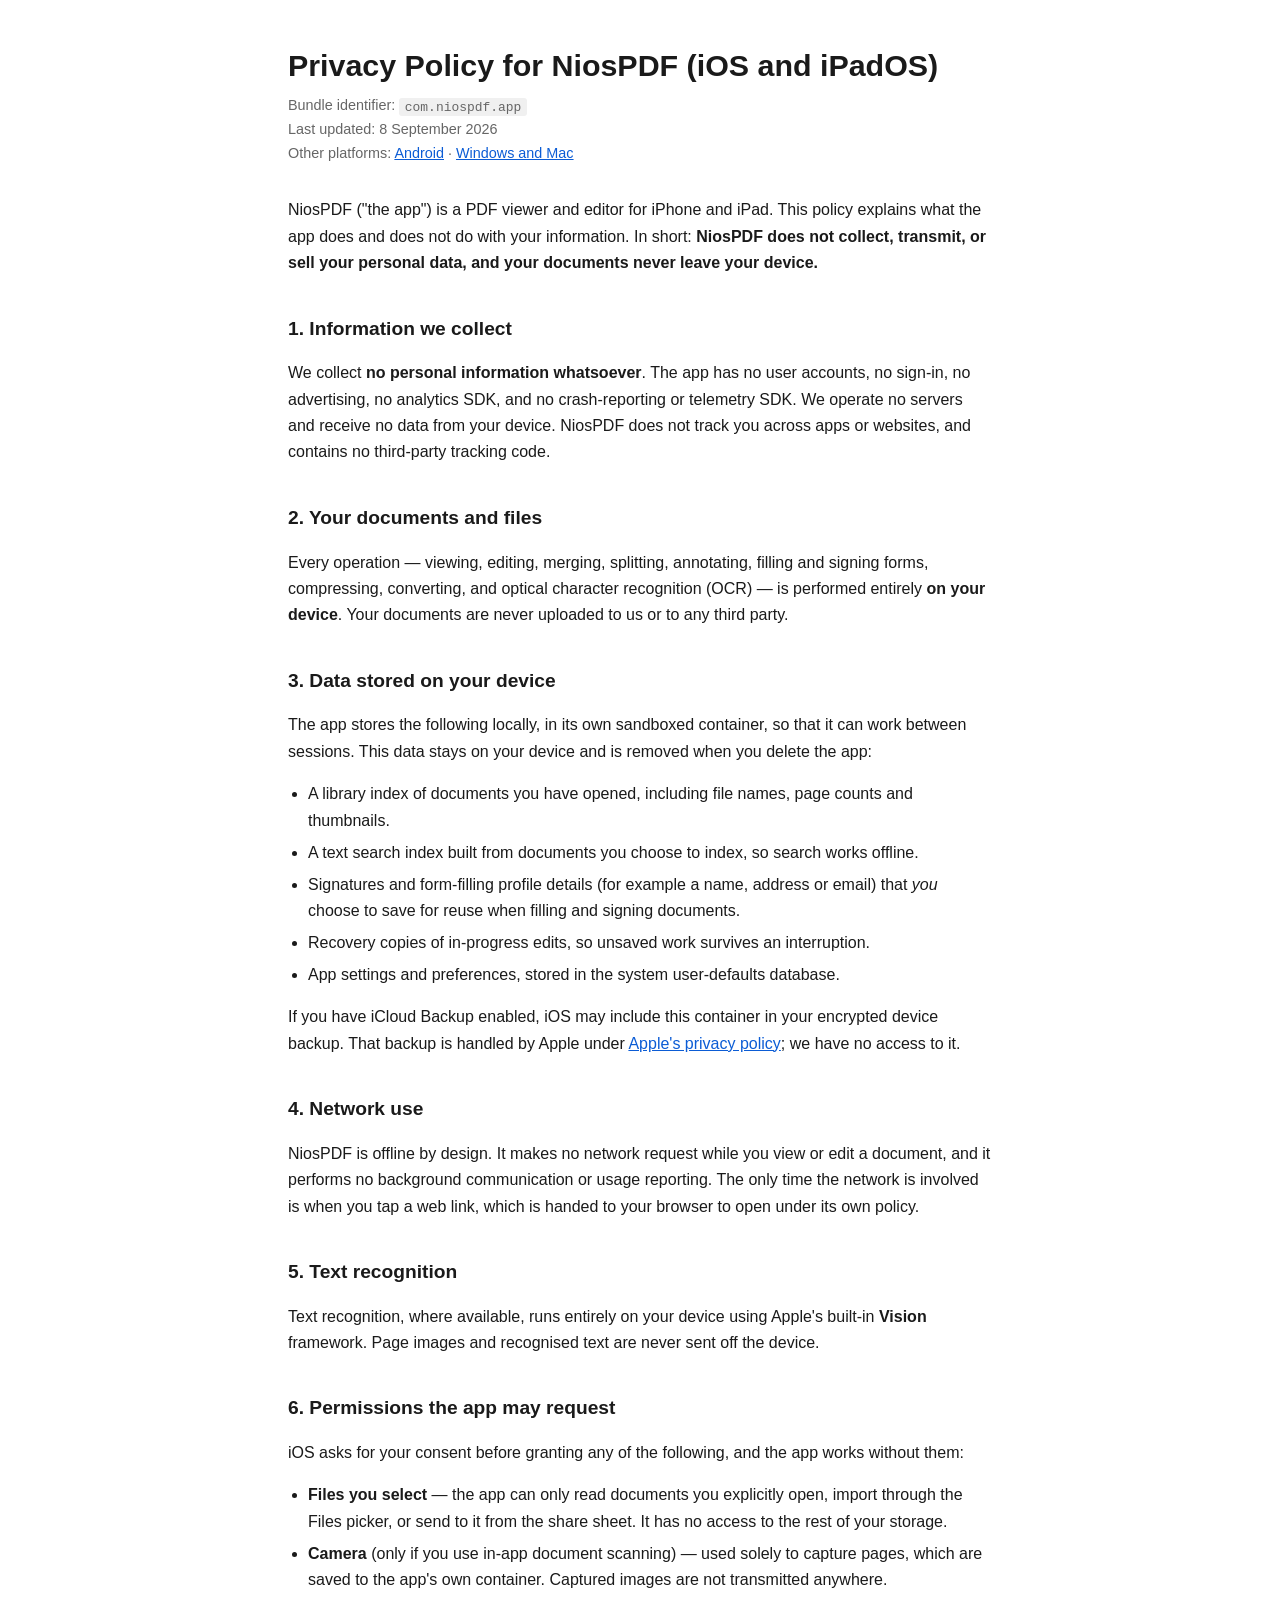
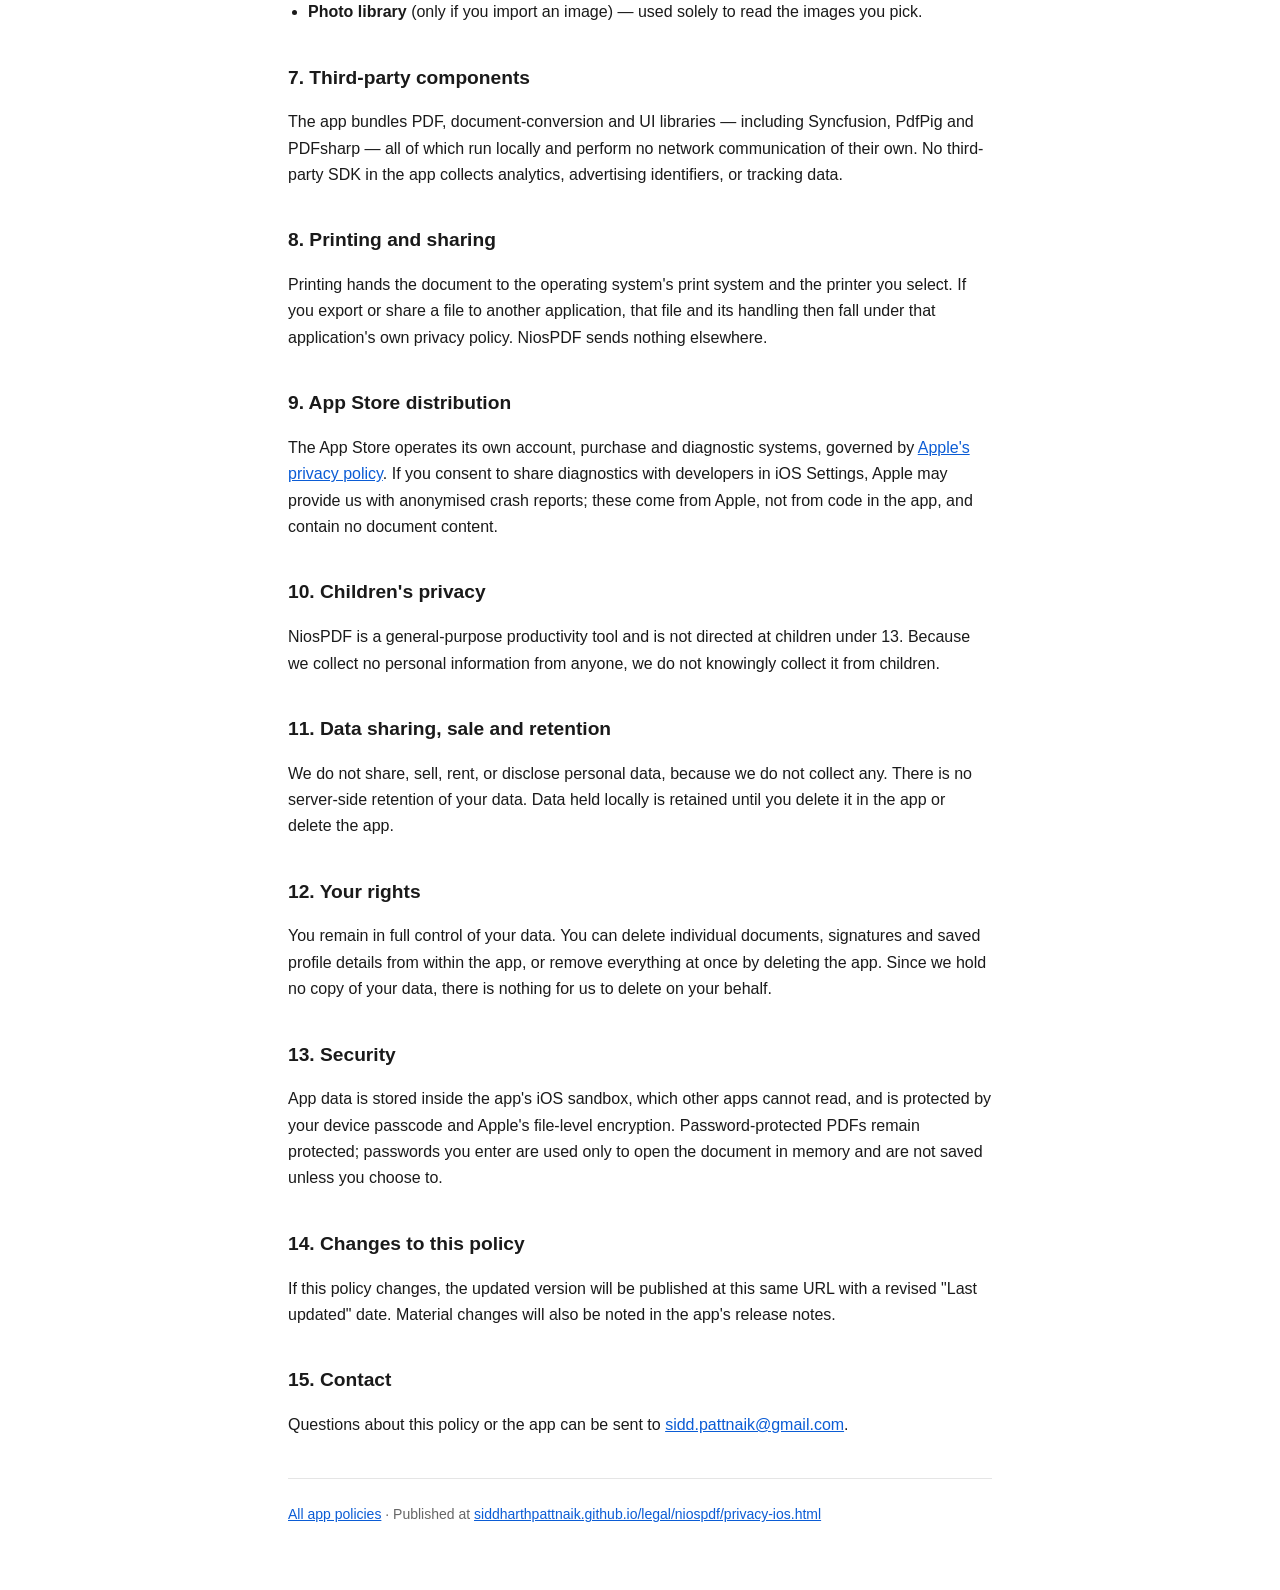
<file: niospdf/privacy-ios.html>
<!DOCTYPE html>
<html lang="en">
<head>
<meta charset="utf-8">
<meta name="viewport" content="width=device-width, initial-scale=1">
<title>Privacy Policy — NiosPDF for iOS</title>
<link rel="stylesheet" href="../assets/style.css">
</head>
<body>

<h1>Privacy Policy for NiosPDF (iOS and iPadOS)</h1>
<p class="meta">Bundle identifier: <code>com.niospdf.app</code><br>
Last updated: 8 September 2026<br>
Other platforms: <a href="privacy-android.html">Android</a> &middot; <a href="privacy-desktop.html">Windows and Mac</a></p>

<p>NiosPDF ("the app") is a PDF viewer and editor for iPhone and iPad. This policy explains what the
app does and does not do with your information. In short: <strong>NiosPDF does not collect,
transmit, or sell your personal data, and your documents never leave your device.</strong></p>

<h2>1. Information we collect</h2>
<p>We collect <strong>no personal information whatsoever</strong>. The app has no user accounts,
no sign-in, no advertising, no analytics SDK, and no crash-reporting or telemetry SDK. We operate
no servers and receive no data from your device. NiosPDF does not track you across apps or
websites, and contains no third-party tracking code.</p>

<h2>2. Your documents and files</h2>
<p>Every operation — viewing, editing, merging, splitting, annotating, filling and signing forms,
compressing, converting, and optical character recognition (OCR) — is performed entirely
<strong>on your device</strong>. Your documents are never uploaded to us or to any third party.</p>

<h2>3. Data stored on your device</h2>
<p>The app stores the following locally, in its own sandboxed container, so that it can work
between sessions. This data stays on your device and is removed when you delete the app:</p>
<ul>
  <li>A library index of documents you have opened, including file names, page counts and thumbnails.</li>
  <li>A text search index built from documents you choose to index, so search works offline.</li>
  <li>Signatures and form-filling profile details (for example a name, address or email) that
      <em>you</em> choose to save for reuse when filling and signing documents.</li>
  <li>Recovery copies of in-progress edits, so unsaved work survives an interruption.</li>
  <li>App settings and preferences, stored in the system user-defaults database.</li>
</ul>
<p>If you have iCloud Backup enabled, iOS may include this container in your encrypted device
backup. That backup is handled by Apple under
<a href="https://www.apple.com/legal/privacy/">Apple's privacy policy</a>; we have no access to it.</p>

<h2>4. Network use</h2>
<p>NiosPDF is offline by design. It makes no network request while you view or edit a document, and
it performs no background communication or usage reporting. The only time the network is involved
is when you tap a web link, which is handed to your browser to open under its own policy.</p>

<h2>5. Text recognition</h2>
<p>Text recognition, where available, runs entirely on your device using Apple's built-in
<strong>Vision</strong> framework. Page images and recognised text are never sent off the device.</p>

<h2>6. Permissions the app may request</h2>
<p>iOS asks for your consent before granting any of the following, and the app works without them:</p>
<ul>
  <li><strong>Files you select</strong> — the app can only read documents you explicitly open,
      import through the Files picker, or send to it from the share sheet. It has no access to the
      rest of your storage.</li>
  <li><strong>Camera</strong> (only if you use in-app document scanning) — used solely to capture
      pages, which are saved to the app's own container. Captured images are not transmitted
      anywhere.</li>
  <li><strong>Photo library</strong> (only if you import an image) — used solely to read the images
      you pick.</li>
</ul>

<h2>7. Third-party components</h2>
<p>The app bundles PDF, document-conversion and UI libraries — including Syncfusion, PdfPig and
PDFsharp — all of which run locally and perform no network communication of their own. No
third-party SDK in the app collects analytics, advertising identifiers, or tracking data.</p>

<h2>8. Printing and sharing</h2>
<p>Printing hands the document to the operating system's print system and the printer you select.
If you export or share a file to another application, that file and its handling then fall under
that application's own privacy policy. NiosPDF sends nothing elsewhere.</p>

<h2>9. App Store distribution</h2>
<p>The App Store operates its own account, purchase and diagnostic systems, governed by
<a href="https://www.apple.com/legal/privacy/">Apple's privacy policy</a>. If you consent to share
diagnostics with developers in iOS Settings, Apple may provide us with anonymised crash reports;
these come from Apple, not from code in the app, and contain no document content.</p>

<h2>10. Children's privacy</h2>
<p>NiosPDF is a general-purpose productivity tool and is not directed at children under 13. Because
we collect no personal information from anyone, we do not knowingly collect it from children.</p>

<h2>11. Data sharing, sale and retention</h2>
<p>We do not share, sell, rent, or disclose personal data, because we do not collect any. There is
no server-side retention of your data. Data held locally is retained until you delete it in the app
or delete the app.</p>

<h2>12. Your rights</h2>
<p>You remain in full control of your data. You can delete individual documents, signatures and
saved profile details from within the app, or remove everything at once by deleting the app. Since
we hold no copy of your data, there is nothing for us to delete on your behalf.</p>

<h2>13. Security</h2>
<p>App data is stored inside the app's iOS sandbox, which other apps cannot read, and is protected
by your device passcode and Apple's file-level encryption. Password-protected PDFs remain
protected; passwords you enter are used only to open the document in memory and are not saved
unless you choose to.</p>

<h2>14. Changes to this policy</h2>
<p>If this policy changes, the updated version will be published at this same URL with a revised
"Last updated" date. Material changes will also be noted in the app's release notes.</p>

<h2>15. Contact</h2>
<p>Questions about this policy or the app can be sent to
<a href="mailto:sidd.pattnaik@gmail.com">sidd.pattnaik@gmail.com</a>.</p>

<hr>
<footer><a href="../">All app policies</a> &middot; Published at
<a href="https://siddharthpattnaik.github.io/legal/niospdf/privacy-ios.html">siddharthpattnaik.github.io/legal/niospdf/privacy-ios.html</a></footer>

</body>
</html>
</file>
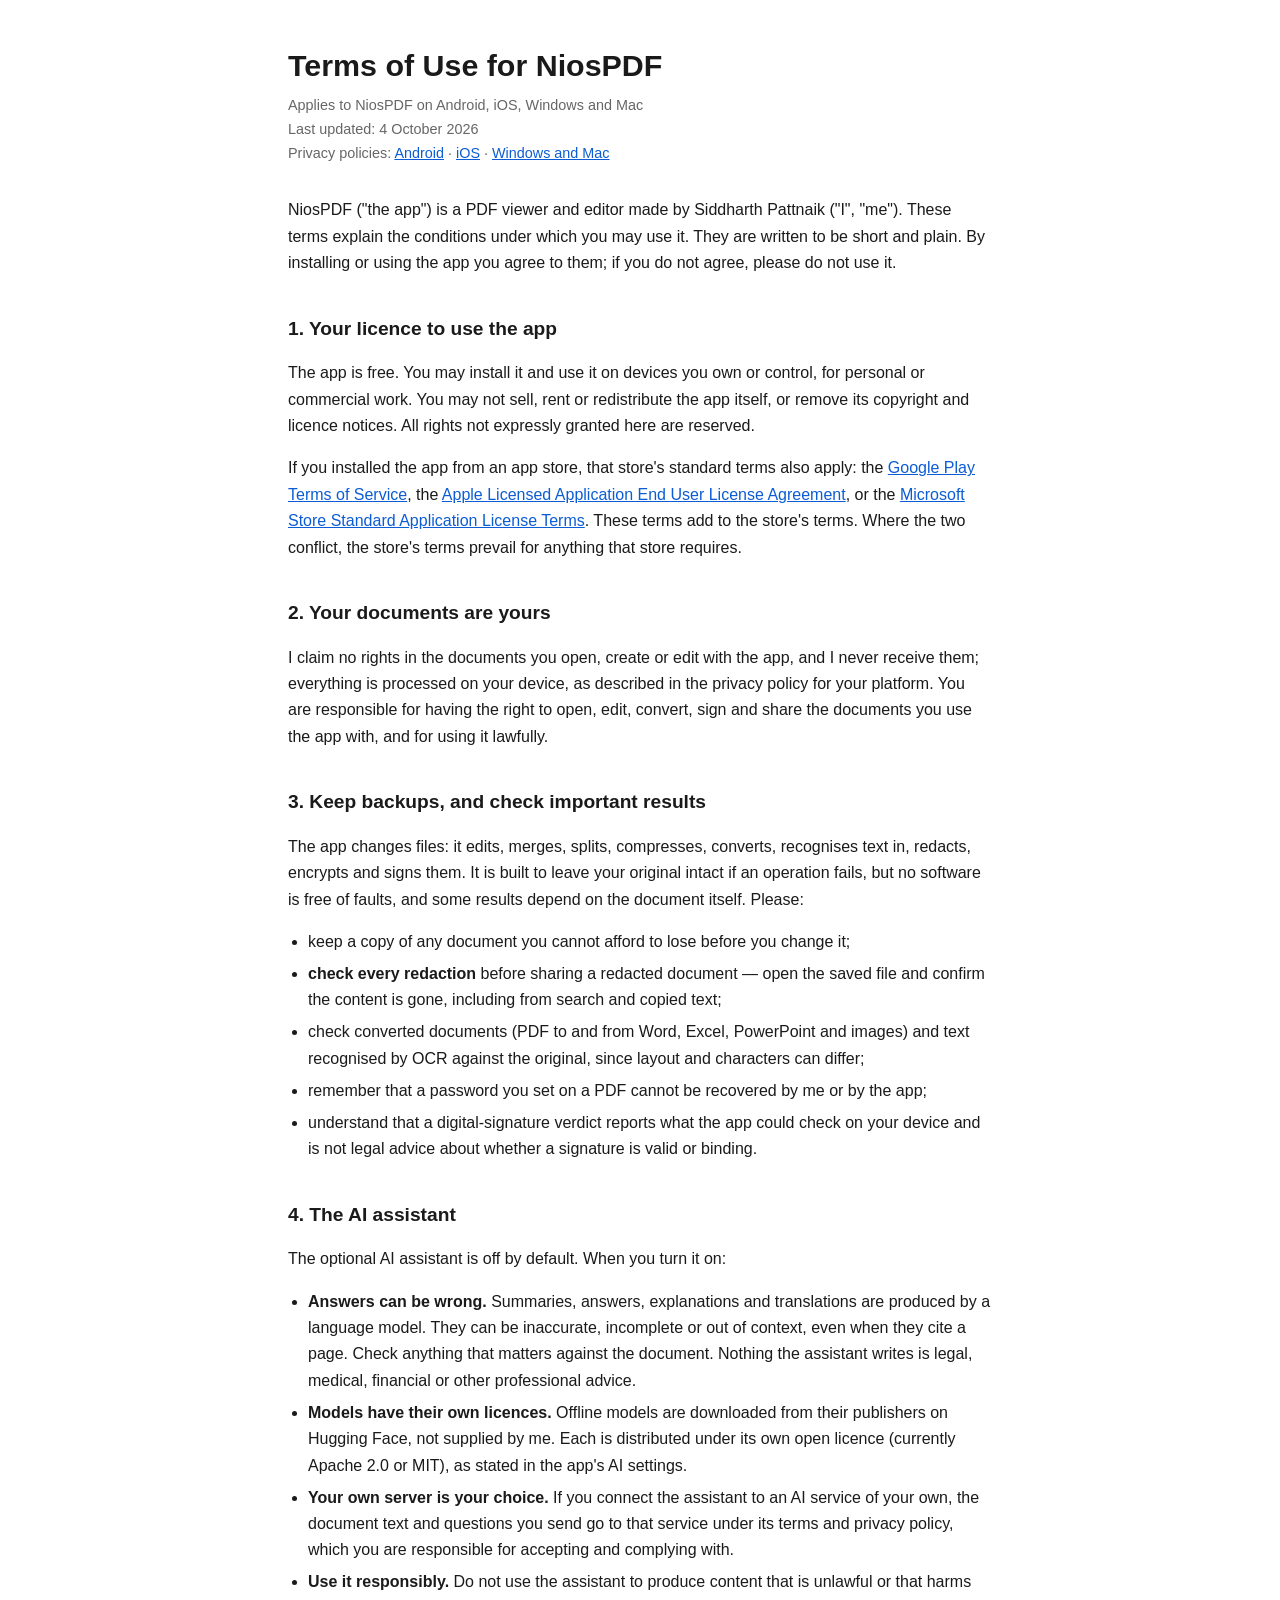
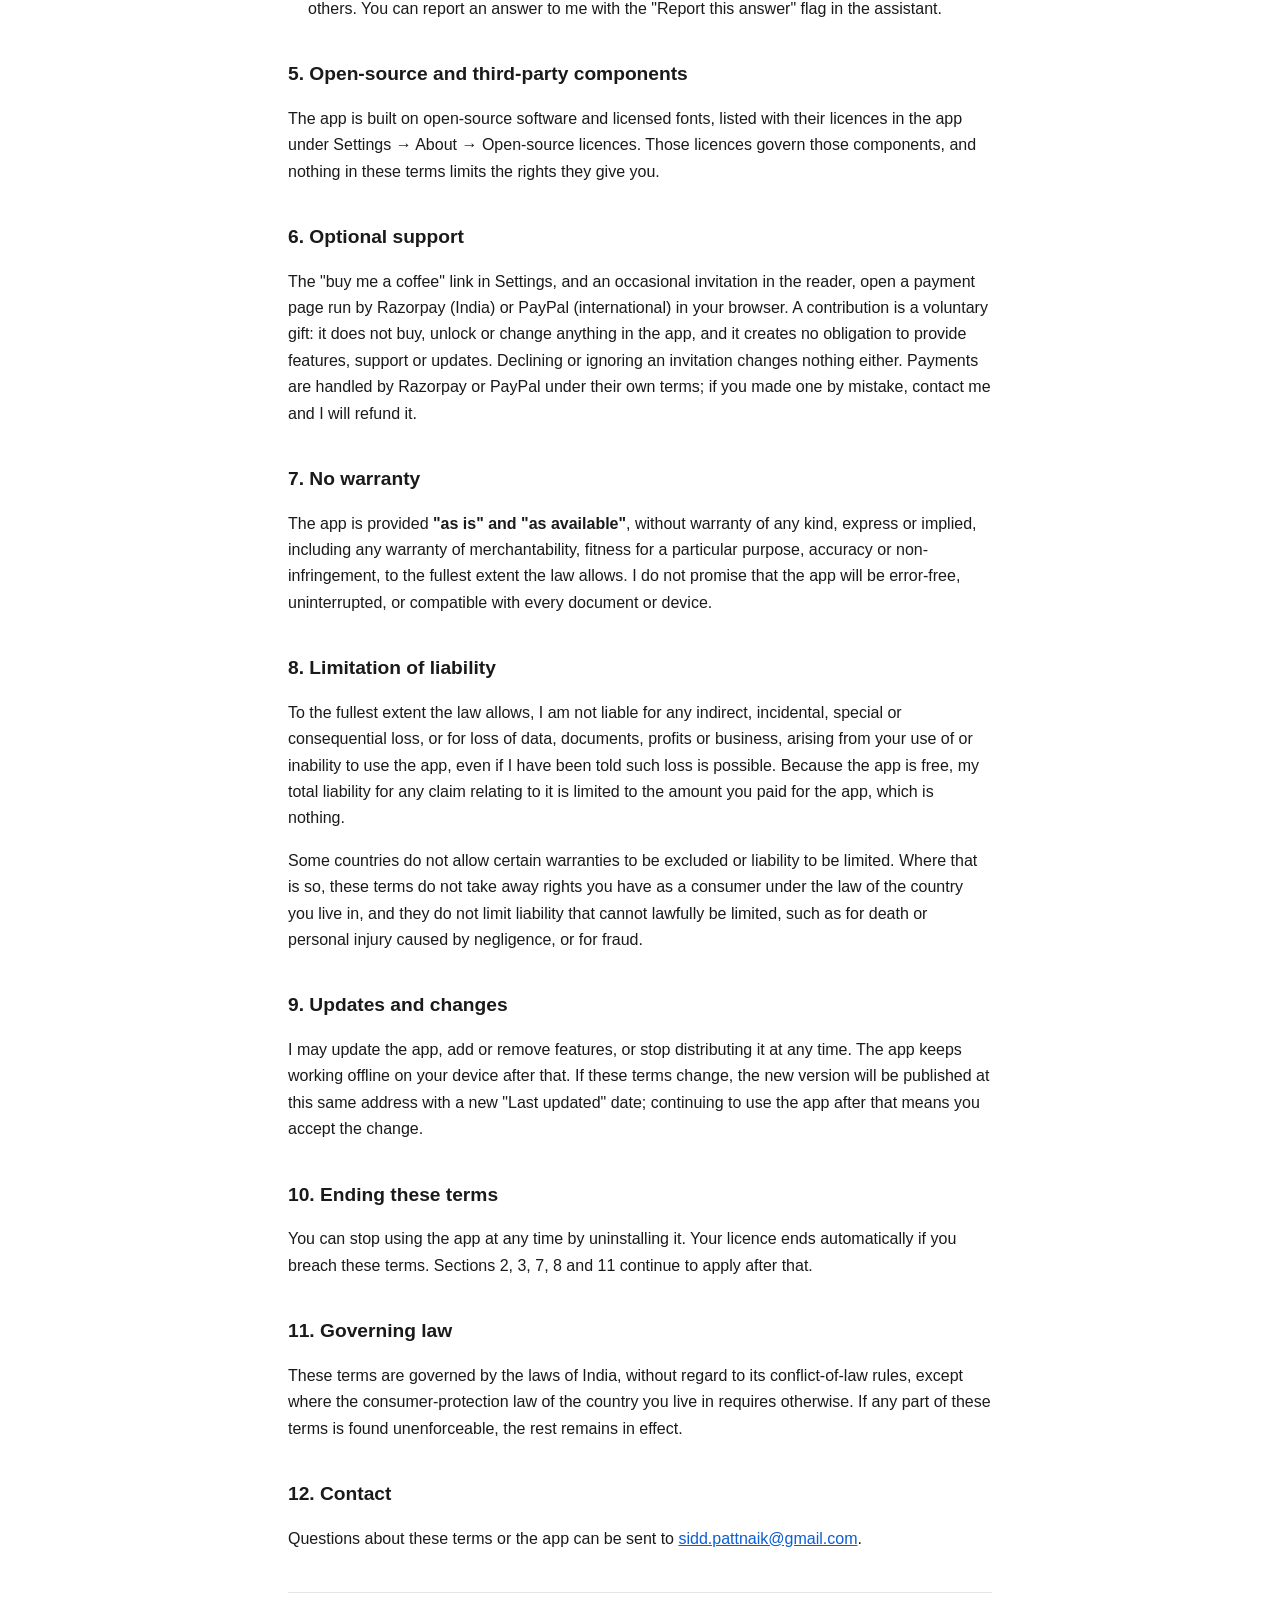
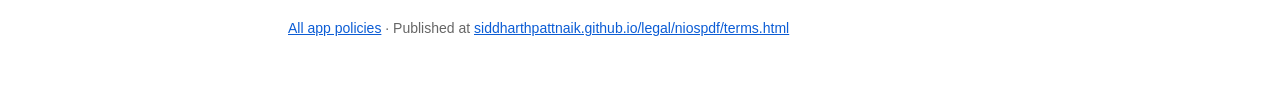
<file: niospdf/terms.html>
<!DOCTYPE html>
<html lang="en">
<head>
<meta charset="utf-8">
<meta name="viewport" content="width=device-width, initial-scale=1">
<title>Terms of Use — NiosPDF</title>
<link rel="stylesheet" href="../assets/style.css">
</head>
<body>

<h1>Terms of Use for NiosPDF</h1>
<p class="meta">Applies to NiosPDF on Android, iOS, Windows and Mac<br>
Last updated: 4 October 2026<br>
Privacy policies: <a href="privacy-android.html">Android</a> &middot; <a href="privacy-ios.html">iOS</a>
&middot; <a href="privacy-desktop.html">Windows and Mac</a></p>

<p>NiosPDF ("the app") is a PDF viewer and editor made by Siddharth Pattnaik ("I", "me"). These
terms explain the conditions under which you may use it. They are written to be short and plain.
By installing or using the app you agree to them; if you do not agree, please do not use it.</p>

<h2>1. Your licence to use the app</h2>
<p>The app is free. You may install it and use it on devices you own or control, for personal or
commercial work. You may not sell, rent or redistribute the app itself, or remove its copyright
and licence notices. All rights not expressly granted here are reserved.</p>
<p>If you installed the app from an app store, that store's standard terms also apply:
the <a href="https://play.google.com/about/play-terms/">Google Play Terms of Service</a>,
the <a href="https://www.apple.com/legal/internet-services/itunes/dev/stdeula/">Apple Licensed
Application End User License Agreement</a>, or the
<a href="https://learn.microsoft.com/legal/windows/agreements/microsoft-store-standard-application-license-terms">Microsoft
Store Standard Application License Terms</a>. These terms add to the store's terms. Where the two
conflict, the store's terms prevail for anything that store requires.</p>

<h2>2. Your documents are yours</h2>
<p>I claim no rights in the documents you open, create or edit with the app, and I never receive
them; everything is processed on your device, as described in the privacy policy for your
platform. You are responsible for having the right to open, edit, convert, sign and share the
documents you use the app with, and for using it lawfully.</p>

<h2>3. Keep backups, and check important results</h2>
<p>The app changes files: it edits, merges, splits, compresses, converts, recognises text in,
redacts, encrypts and signs them. It is built to leave your original intact if an operation fails,
but no software is free of faults, and some results depend on the document itself. Please:</p>
<ul>
  <li>keep a copy of any document you cannot afford to lose before you change it;</li>
  <li><strong>check every redaction</strong> before sharing a redacted document — open the saved
      file and confirm the content is gone, including from search and copied text;</li>
  <li>check converted documents (PDF to and from Word, Excel, PowerPoint and images) and text
      recognised by OCR against the original, since layout and characters can differ;</li>
  <li>remember that a password you set on a PDF cannot be recovered by me or by the app;</li>
  <li>understand that a digital-signature verdict reports what the app could check on your device
      and is not legal advice about whether a signature is valid or binding.</li>
</ul>

<h2>4. The AI assistant</h2>
<p>The optional AI assistant is off by default. When you turn it on:</p>
<ul>
  <li><strong>Answers can be wrong.</strong> Summaries, answers, explanations and translations are
      produced by a language model. They can be inaccurate, incomplete or out of context, even when
      they cite a page. Check anything that matters against the document. Nothing the assistant
      writes is legal, medical, financial or other professional advice.</li>
  <li><strong>Models have their own licences.</strong> Offline models are downloaded from their
      publishers on Hugging Face, not supplied by me. Each is distributed under its own open
      licence (currently Apache 2.0 or MIT), as stated in the app's AI settings.</li>
  <li><strong>Your own server is your choice.</strong> If you connect the assistant to an AI service
      of your own, the document text and questions you send go to that service under its terms and
      privacy policy, which you are responsible for accepting and complying with.</li>
  <li><strong>Use it responsibly.</strong> Do not use the assistant to produce content that is
      unlawful or that harms others. You can report an answer to me with the "Report this answer"
      flag in the assistant.</li>
</ul>

<h2>5. Open-source and third-party components</h2>
<p>The app is built on open-source software and licensed fonts, listed with their licences in the
app under Settings &rarr; About &rarr; Open-source licences. Those licences govern those
components, and nothing in these terms limits the rights they give you.</p>

<h2>6. Optional support</h2>
<p>The "buy me a coffee" link in Settings, and an occasional invitation in the reader, open a
payment page run by Razorpay (India) or PayPal (international) in your browser. A contribution is
a voluntary gift: it does not buy, unlock or change anything in the app, and it creates no
obligation to provide features, support or updates. Declining or ignoring an invitation changes
nothing either. Payments are handled by Razorpay or PayPal under their own terms; if you made one
by mistake, contact me and I will refund it.</p>

<h2>7. No warranty</h2>
<p>The app is provided <strong>"as is" and "as available"</strong>, without warranty of any kind,
express or implied, including any warranty of merchantability, fitness for a particular purpose,
accuracy or non-infringement, to the fullest extent the law allows. I do not promise that the app
will be error-free, uninterrupted, or compatible with every document or device.</p>

<h2>8. Limitation of liability</h2>
<p>To the fullest extent the law allows, I am not liable for any indirect, incidental, special or
consequential loss, or for loss of data, documents, profits or business, arising from your use of
or inability to use the app, even if I have been told such loss is possible. Because the app is
free, my total liability for any claim relating to it is limited to the amount you paid for the
app, which is nothing.</p>
<p>Some countries do not allow certain warranties to be excluded or liability to be limited. Where
that is so, these terms do not take away rights you have as a consumer under the law of the
country you live in, and they do not limit liability that cannot lawfully be limited, such as for
death or personal injury caused by negligence, or for fraud.</p>

<h2>9. Updates and changes</h2>
<p>I may update the app, add or remove features, or stop distributing it at any time. The app
keeps working offline on your device after that. If these terms change, the new version will be
published at this same address with a new "Last updated" date; continuing to use the app after
that means you accept the change.</p>

<h2>10. Ending these terms</h2>
<p>You can stop using the app at any time by uninstalling it. Your licence ends automatically if
you breach these terms. Sections 2, 3, 7, 8 and 11 continue to apply after that.</p>

<h2>11. Governing law</h2>
<p>These terms are governed by the laws of India, without regard to its conflict-of-law rules,
except where the consumer-protection law of the country you live in requires otherwise. If any part
of these terms is found unenforceable, the rest remains in effect.</p>

<h2>12. Contact</h2>
<p>Questions about these terms or the app can be sent to
<a href="mailto:sidd.pattnaik@gmail.com">sidd.pattnaik@gmail.com</a>.</p>

<hr>
<footer><a href="../">All app policies</a> &middot; Published at
<a href="https://siddharthpattnaik.github.io/legal/niospdf/terms.html">siddharthpattnaik.github.io/legal/niospdf/terms.html</a></footer>

</body>
</html>
</file>
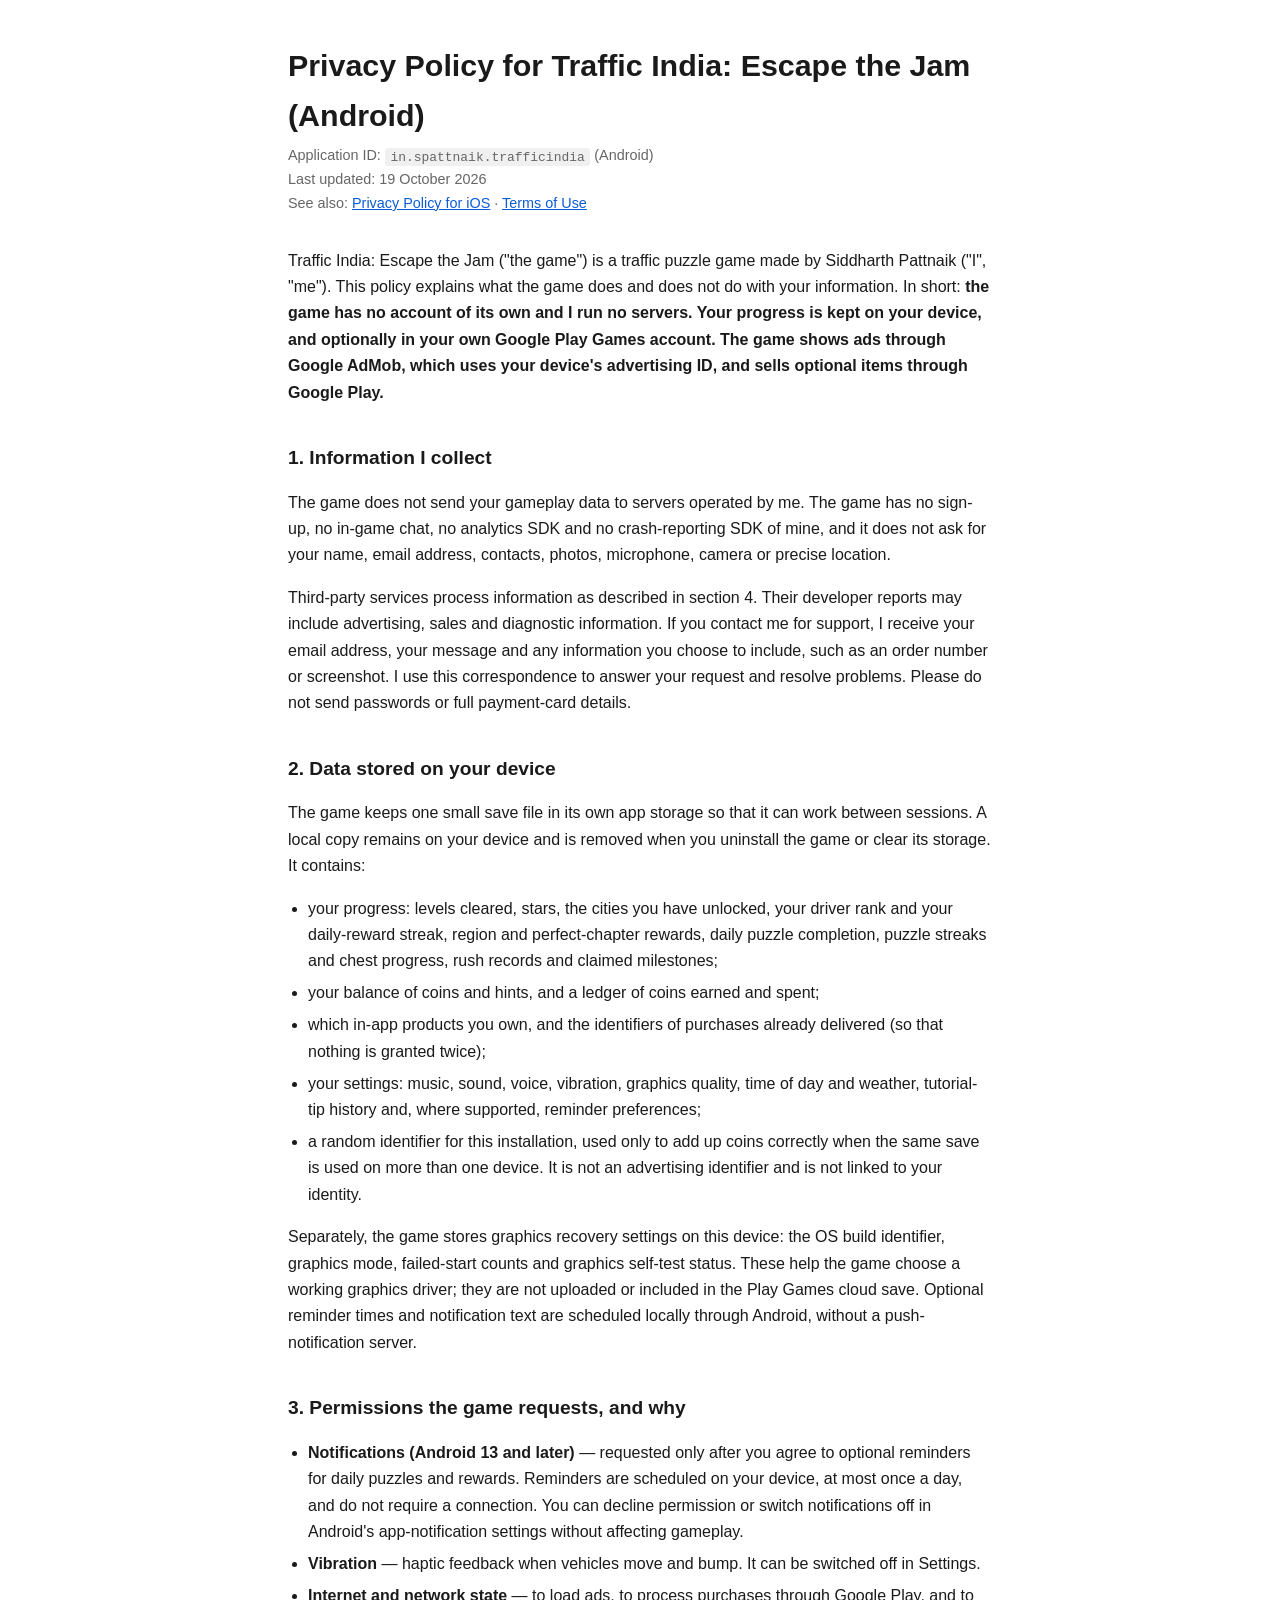
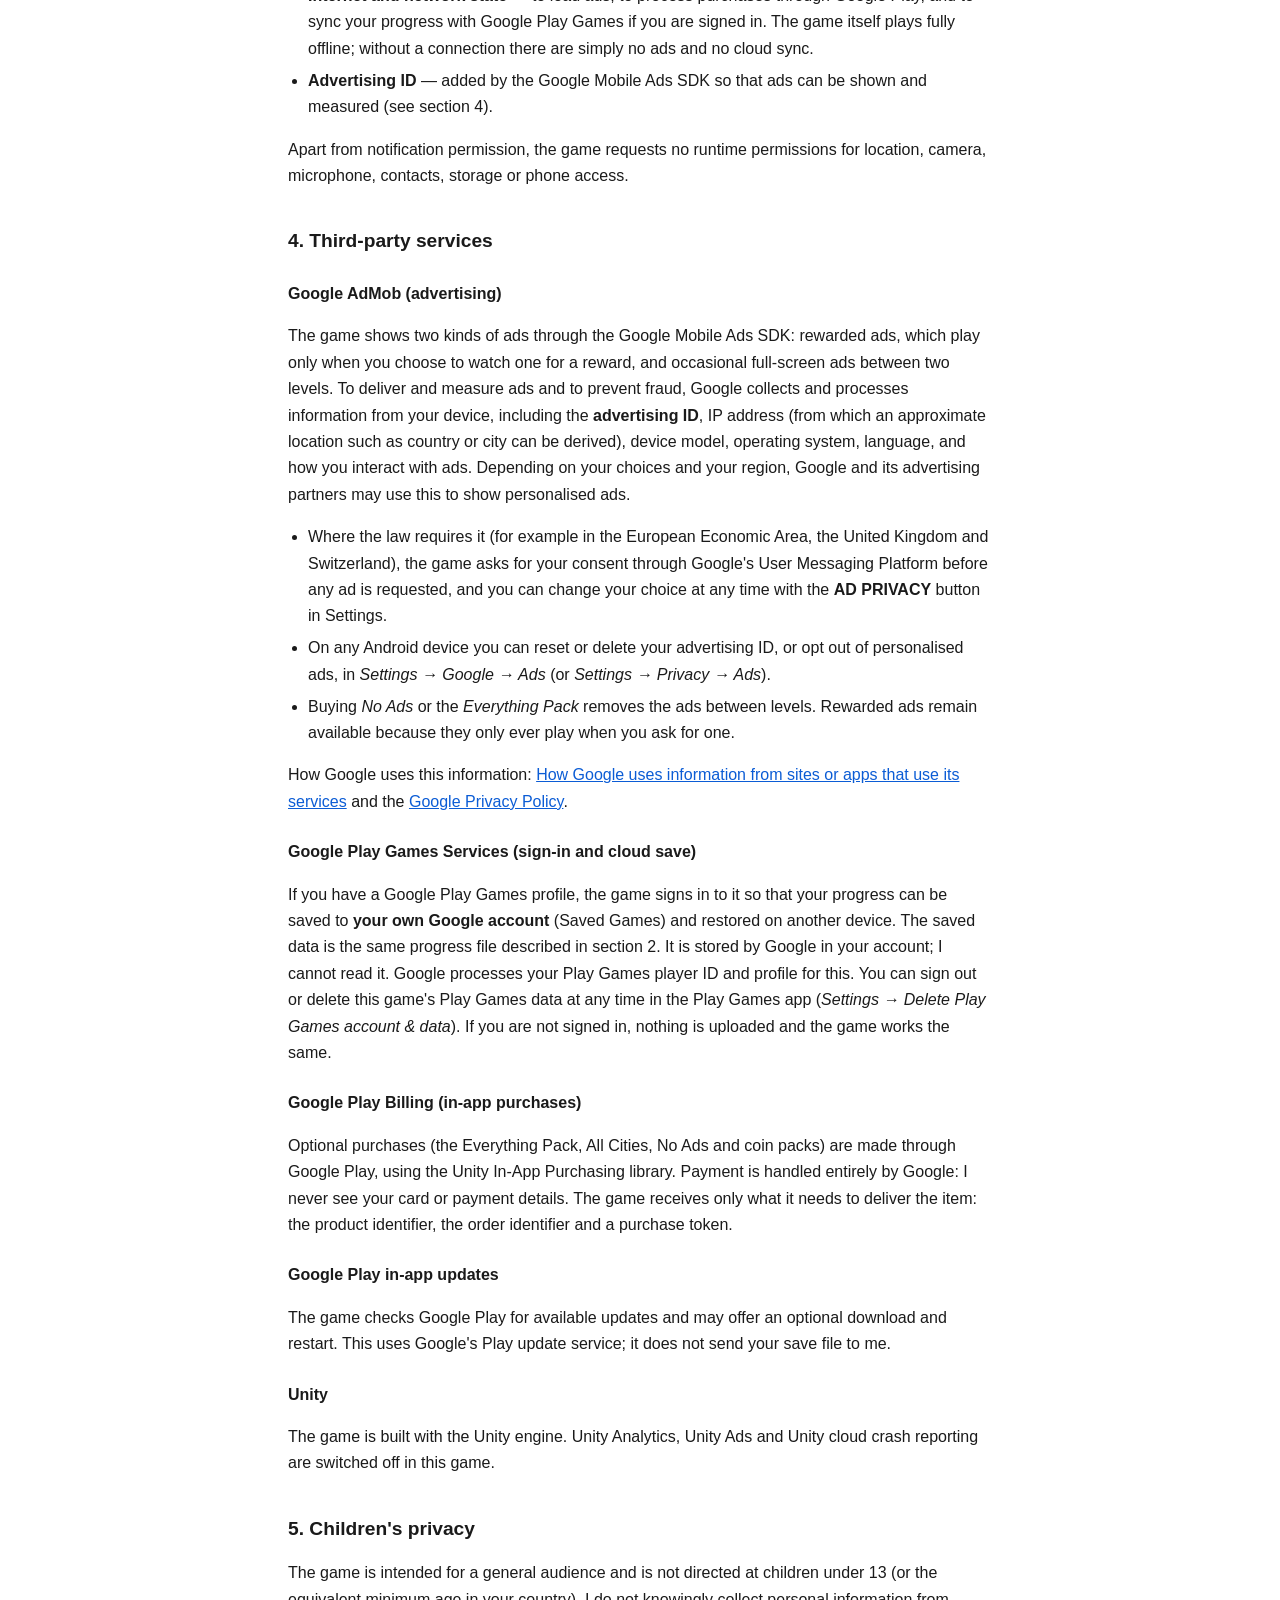
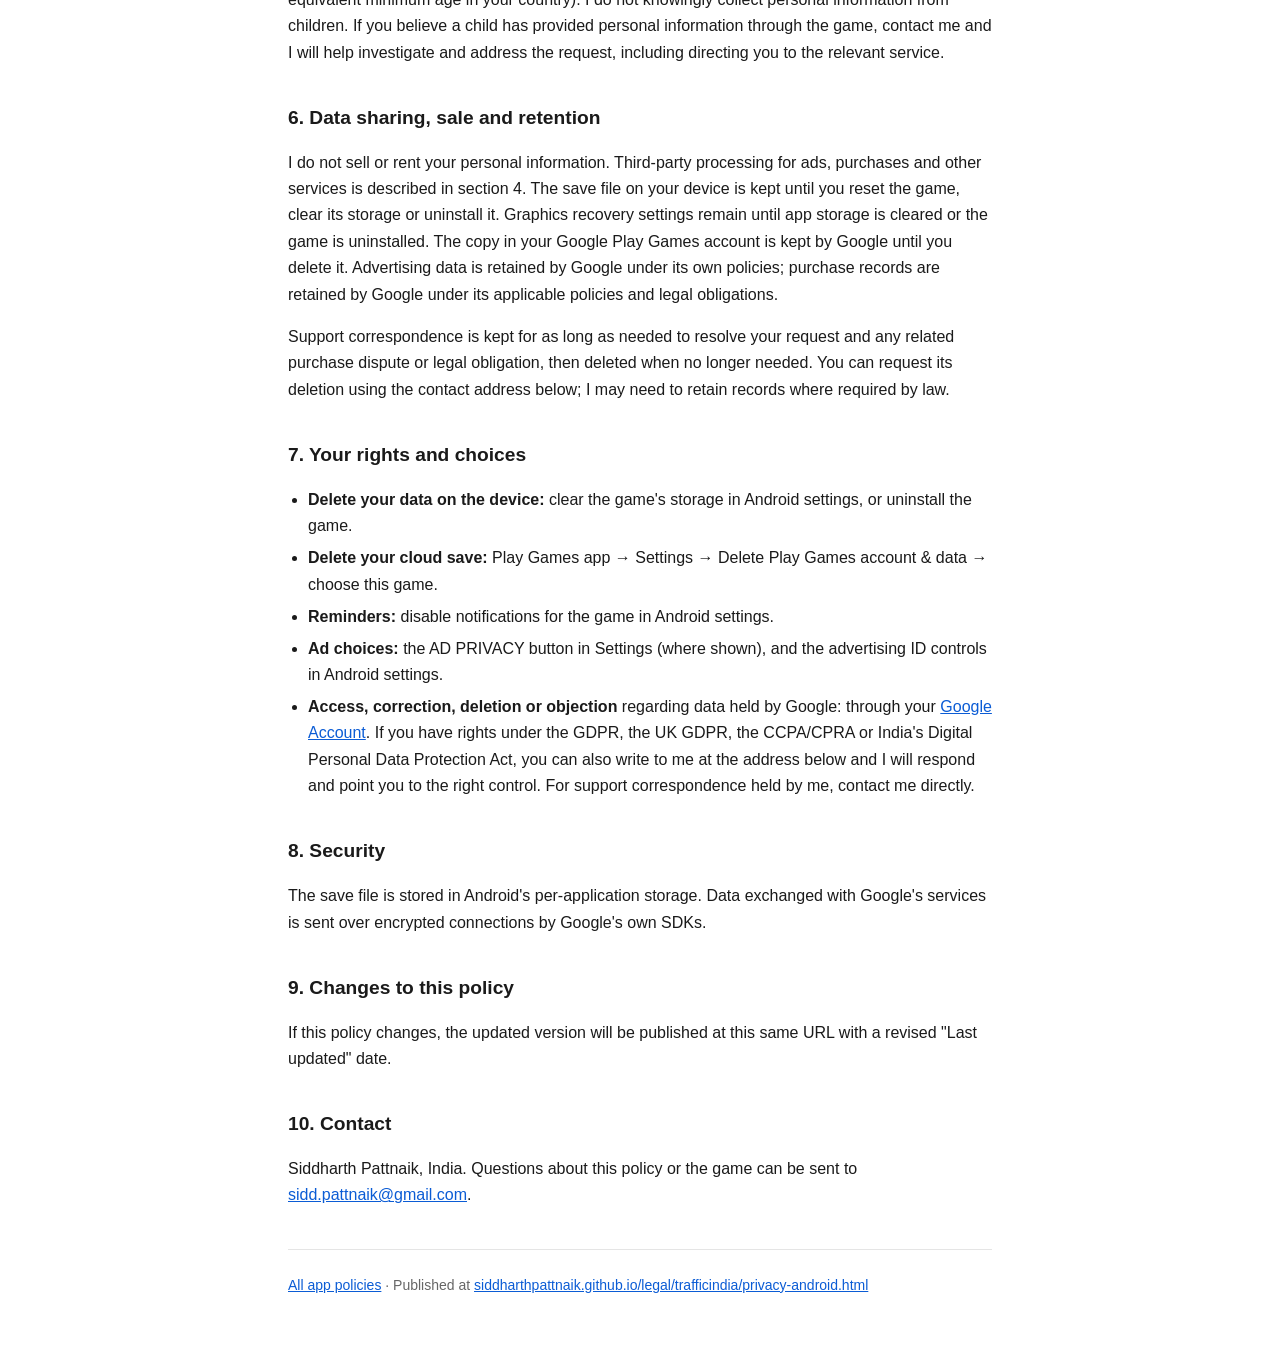
<file: trafficindia/privacy-android.html>
<!DOCTYPE html>
<html lang="en">
<head>
<meta charset="utf-8">
<meta name="viewport" content="width=device-width, initial-scale=1">
<title>Privacy Policy — Traffic India: Escape the Jam for Android</title>
<link rel="stylesheet" href="../assets/style.css">
</head>
<body>

<h1>Privacy Policy for Traffic India: Escape the Jam (Android)</h1>
<p class="meta">Application ID: <code>in.spattnaik.trafficindia</code> (Android)<br>
Last updated: 19 October 2026<br>
See also: <a href="privacy-ios.html">Privacy Policy for iOS</a> &middot; <a href="terms.html">Terms of Use</a></p>

<p>Traffic India: Escape the Jam ("the game") is a traffic puzzle game made by Siddharth Pattnaik
("I", "me"). This policy explains what the game does and does not do with your information.
In short: <strong>the game has no account of its own and I run no servers. Your progress is kept
on your device, and optionally in your own Google Play Games account. The game shows ads through
Google AdMob, which uses your device's advertising ID, and sells optional items through Google
Play.</strong></p>

<h2>1. Information I collect</h2>
<p>The game does not send your gameplay data to servers operated by me. The game has no sign-up,
no in-game chat, no analytics SDK and no crash-reporting SDK of mine, and it does not ask for
your name, email address, contacts, photos, microphone, camera or precise location.</p>
<p>Third-party services process information as described in section 4. Their developer reports
may include advertising, sales and diagnostic information. If you contact me for support, I
receive your email address, your message and any information you choose to include, such as an
order number or screenshot. I use this correspondence to answer your request and resolve
problems. Please do not send passwords or full payment-card details.</p>

<h2>2. Data stored on your device</h2>
<p>The game keeps one small save file in its own app storage so that it can work between
sessions. A local copy remains on your device and is removed when you uninstall the game or clear its
storage. It contains:</p>
<ul>
  <li>your progress: levels cleared, stars, the cities you have unlocked, your driver rank and
      your daily-reward streak, region and perfect-chapter rewards, daily puzzle completion,
      puzzle streaks and chest progress, rush records and claimed milestones;</li>
  <li>your balance of coins and hints, and a ledger of coins earned and spent;</li>
  <li>which in-app products you own, and the identifiers of purchases already delivered (so that
      nothing is granted twice);</li>
  <li>your settings: music, sound, voice, vibration, graphics quality, time of day and weather,
      tutorial-tip history and, where supported, reminder preferences;</li>
  <li>a random identifier for this installation, used only to add up coins correctly when the
      same save is used on more than one device. It is not an advertising identifier and is not
      linked to your identity.</li>
</ul>

<p>Separately, the game stores graphics recovery settings on this device: the OS build
identifier, graphics mode, failed-start counts and graphics self-test status. These help the
game choose a working graphics driver; they are not uploaded or included in the Play Games
cloud save. Optional reminder times and notification text are scheduled locally through Android,
without a push-notification server.</p>

<h2>3. Permissions the game requests, and why</h2>
<ul>
  <li><strong>Notifications (Android 13 and later)</strong> — requested only after you agree to
      optional reminders for daily puzzles and rewards. Reminders are scheduled on your device,
      at most once a day, and do not require a connection. You can decline permission or switch
      notifications off in Android's app-notification settings without affecting gameplay.</li>
  <li><strong>Vibration</strong> — haptic feedback when vehicles move and bump. It can be switched
      off in Settings.</li>
  <li><strong>Internet and network state</strong> — to load ads, to process purchases through
      Google Play, and to sync your progress with Google Play Games if you are signed in. The game
      itself plays fully offline; without a connection there are simply no ads and no cloud sync.</li>
  <li><strong>Advertising ID</strong> — added by the Google Mobile Ads SDK so that ads can be
      shown and measured (see section 4).</li>
</ul>
<p>Apart from notification permission, the game requests no runtime permissions for location,
camera, microphone, contacts, storage or phone access.</p>

<h2>4. Third-party services</h2>

<h3>Google AdMob (advertising)</h3>
<p>The game shows two kinds of ads through the Google Mobile Ads SDK: rewarded ads, which play
only when you choose to watch one for a reward, and occasional full-screen ads between two
levels. To deliver and measure ads and to prevent fraud, Google collects and processes
information from your device, including the <strong>advertising ID</strong>, IP address (from
which an approximate location such as country or city can be derived), device model, operating
system, language, and how you interact with ads. Depending on your choices and your region,
Google and its advertising partners may use this to show personalised ads.</p>
<ul>
  <li>Where the law requires it (for example in the European Economic Area, the United Kingdom
      and Switzerland), the game asks for your consent through Google's User Messaging Platform
      before any ad is requested, and you can change your choice at any time with the
      <strong>AD PRIVACY</strong> button in Settings.</li>
  <li>On any Android device you can reset or delete your advertising ID, or opt out of
      personalised ads, in <em>Settings → Google → Ads</em> (or <em>Settings → Privacy → Ads</em>).</li>
  <li>Buying <em>No Ads</em> or the <em>Everything Pack</em> removes the ads between levels.
      Rewarded ads remain available because they only ever play when you ask for one.</li>
</ul>
<p>How Google uses this information:
<a href="https://policies.google.com/technologies/partner-sites">How Google uses information from
sites or apps that use its services</a> and the
<a href="https://policies.google.com/privacy">Google Privacy Policy</a>.</p>

<h3>Google Play Games Services (sign-in and cloud save)</h3>
<p>If you have a Google Play Games profile, the game signs in to it so that your progress can be
saved to <strong>your own Google account</strong> (Saved Games) and restored on another device.
The saved data is the same progress file described in section 2. It is stored by Google in your
account; I cannot read it. Google processes your Play Games player ID and profile for this.
You can sign out or delete this game's Play Games data at any time in the Play Games app
(<em>Settings → Delete Play Games account &amp; data</em>). If you are not signed in, nothing is
uploaded and the game works the same.</p>

<h3>Google Play Billing (in-app purchases)</h3>
<p>Optional purchases (the Everything Pack, All Cities, No Ads and coin packs) are made through
Google Play, using the Unity In-App Purchasing library. Payment is handled entirely by Google:
I never see your card or payment details. The game receives only what it needs to deliver the
item: the product identifier, the order identifier and a purchase token.</p>

<h3>Google Play in-app updates</h3>
<p>The game checks Google Play for available updates and may offer an optional download and
restart. This uses Google's Play update service; it does not send your save file to me.</p>

<h3>Unity</h3>
<p>The game is built with the Unity engine. Unity Analytics, Unity Ads and Unity cloud crash
reporting are switched off in this game.</p>

<h2>5. Children's privacy</h2>
<p>The game is intended for a general audience and is not directed at children under 13 (or the
equivalent minimum age in your country). I do not knowingly collect personal information from
children. If you believe a child has provided personal information through the game, contact me
and I will help investigate and address the request, including directing you to the relevant service.</p>

<h2>6. Data sharing, sale and retention</h2>
<p>I do not sell or rent your personal information. Third-party processing for ads, purchases
and other services is described in section 4. The save file on your
device is kept until you reset the game, clear its storage or uninstall it. Graphics recovery
settings remain until app storage is cleared or the game is uninstalled. The copy in your
Google Play Games account is kept by Google until you delete it. Advertising data is retained by
Google under its own policies; purchase records are retained by Google under its applicable
policies and legal obligations.</p>

<p>Support correspondence is kept for as long as needed to resolve your request and any related
purchase dispute or legal obligation, then deleted when no longer needed. You can request its
deletion using the contact address below; I may need to retain records where required by law.</p>

<h2>7. Your rights and choices</h2>
<ul>
  <li><strong>Delete your data on the device:</strong> clear the game's storage in Android
      settings, or uninstall the game.</li>
  <li><strong>Delete your cloud save:</strong> Play Games app → Settings → Delete Play Games
      account &amp; data → choose this game.</li>
  <li><strong>Reminders:</strong> disable notifications for the game in Android settings.</li>
  <li><strong>Ad choices:</strong> the AD PRIVACY button in Settings (where shown), and the
      advertising ID controls in Android settings.</li>
  <li><strong>Access, correction, deletion or objection</strong> regarding data held by Google:
      through your <a href="https://myaccount.google.com/">Google Account</a>. If you have rights
      under the GDPR, the UK GDPR, the CCPA/CPRA or India's Digital Personal Data Protection Act,
      you can also write to me at the address below and I will respond and point you to the right
      control. For support correspondence held by me, contact me directly.</li>
</ul>

<h2>8. Security</h2>
<p>The save file is stored in Android's per-application storage. Data exchanged with Google's
services is sent over encrypted connections by Google's own SDKs.</p>

<h2>9. Changes to this policy</h2>
<p>If this policy changes, the updated version will be published at this same URL with a revised
"Last updated" date.</p>

<h2>10. Contact</h2>
<p>Siddharth Pattnaik, India. Questions about this policy or the game can be sent to
<a href="mailto:sidd.pattnaik@gmail.com">sidd.pattnaik@gmail.com</a>.</p>

<hr>
<footer><a href="../">All app policies</a> &middot; Published at
<a href="https://siddharthpattnaik.github.io/legal/trafficindia/privacy-android.html">siddharthpattnaik.github.io/legal/trafficindia/privacy-android.html</a></footer>

</body>
</html>
</file>
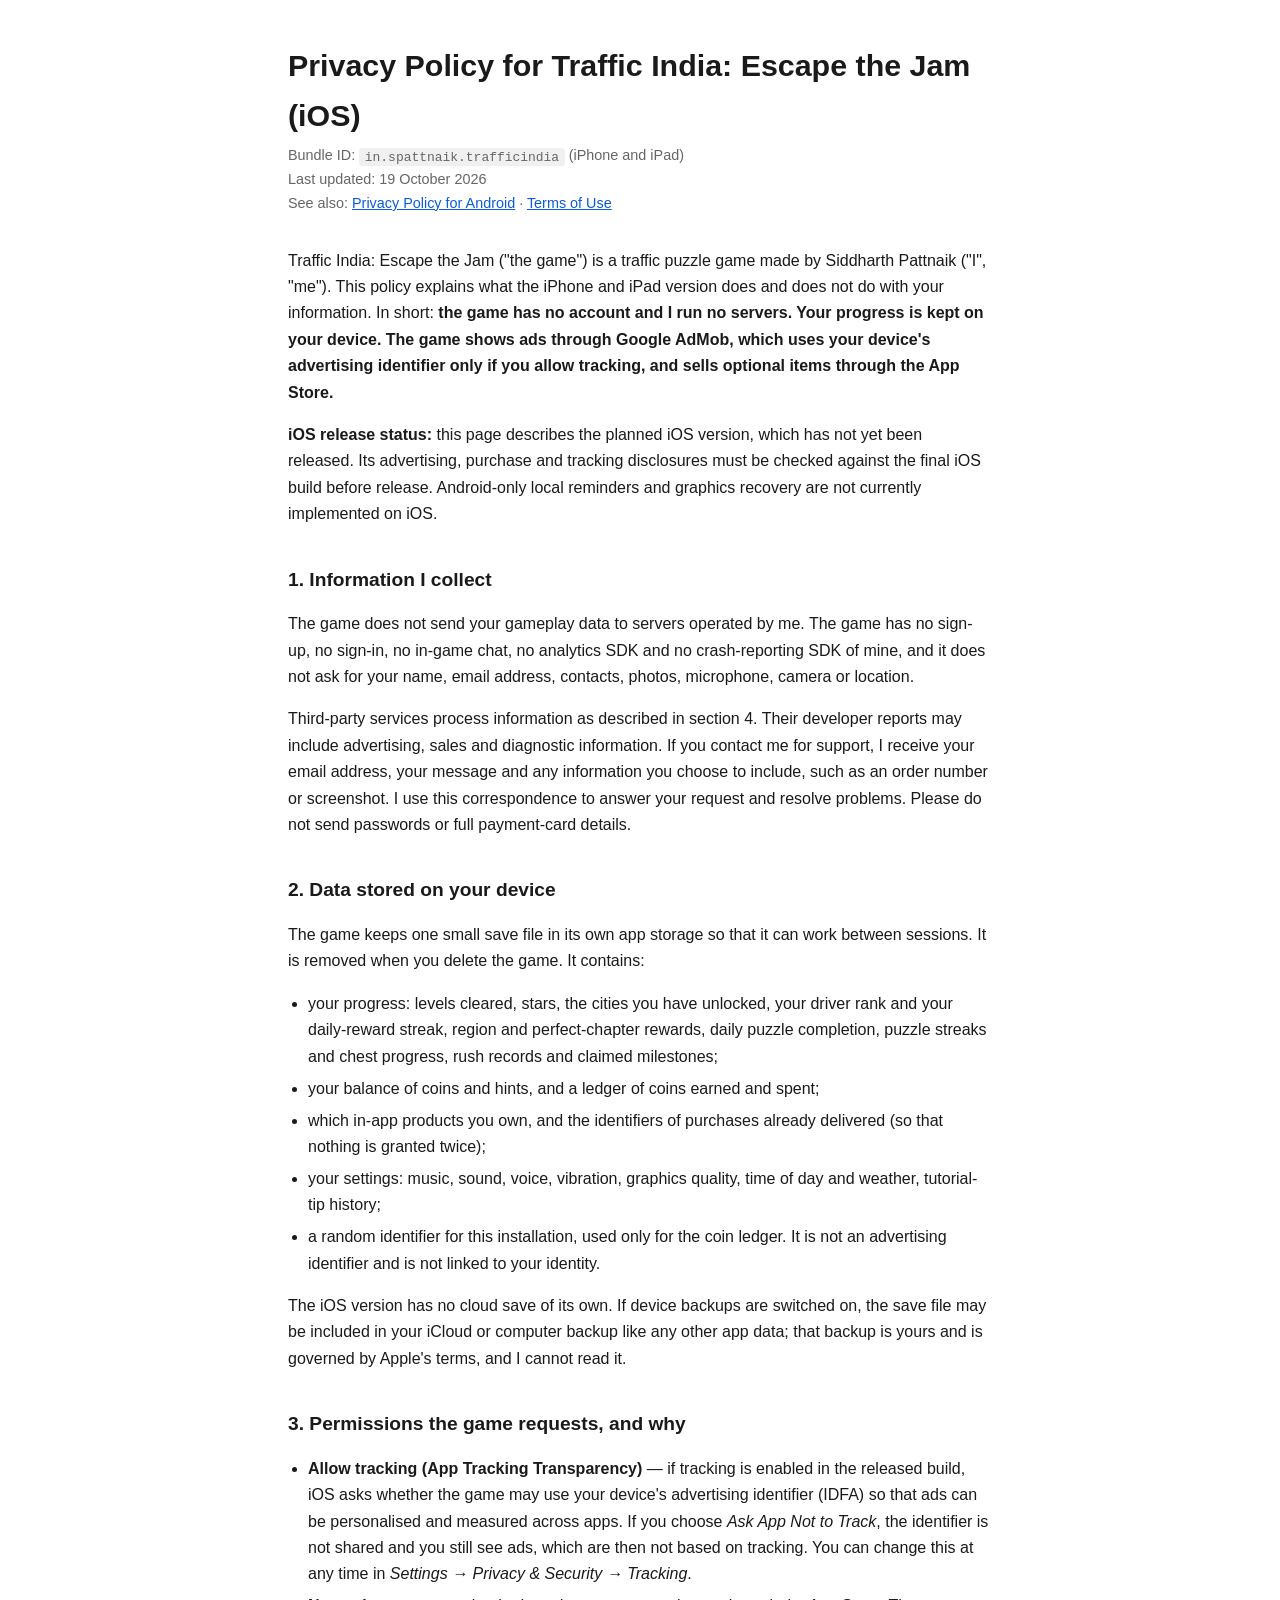
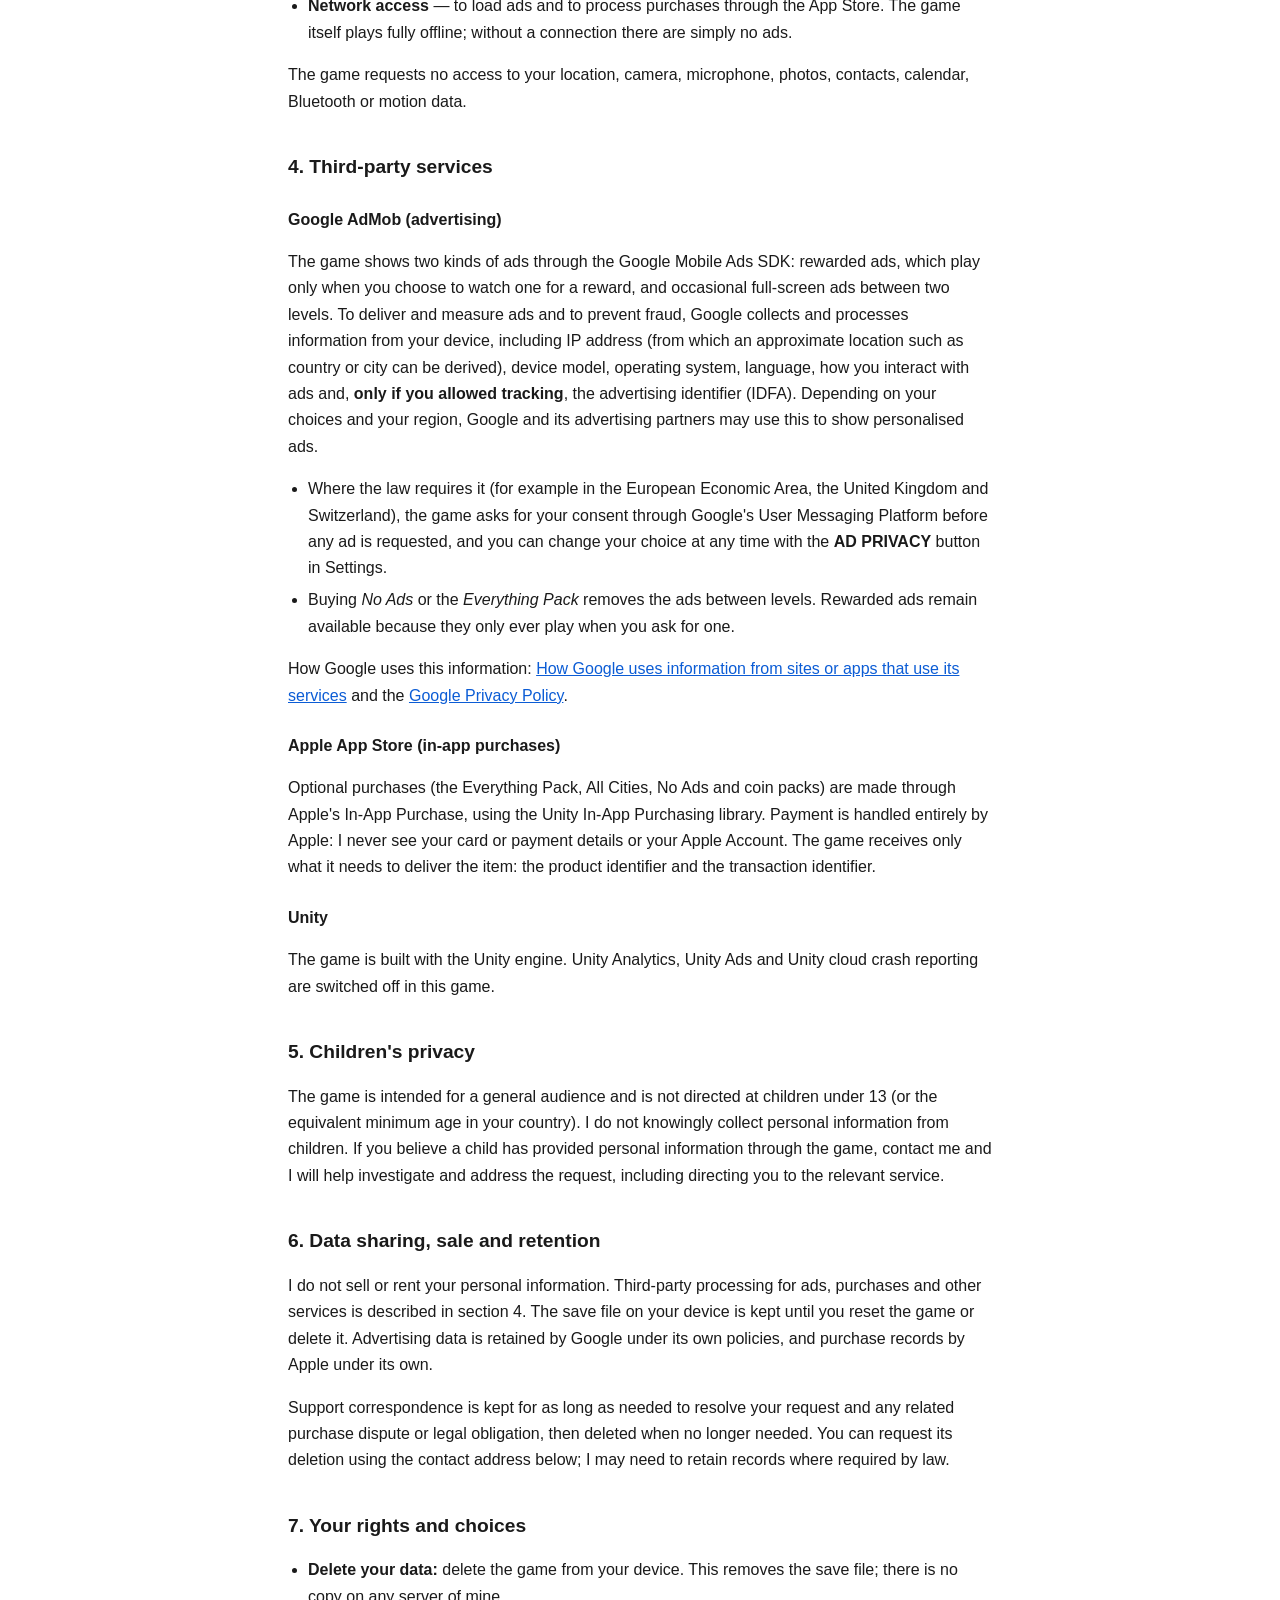
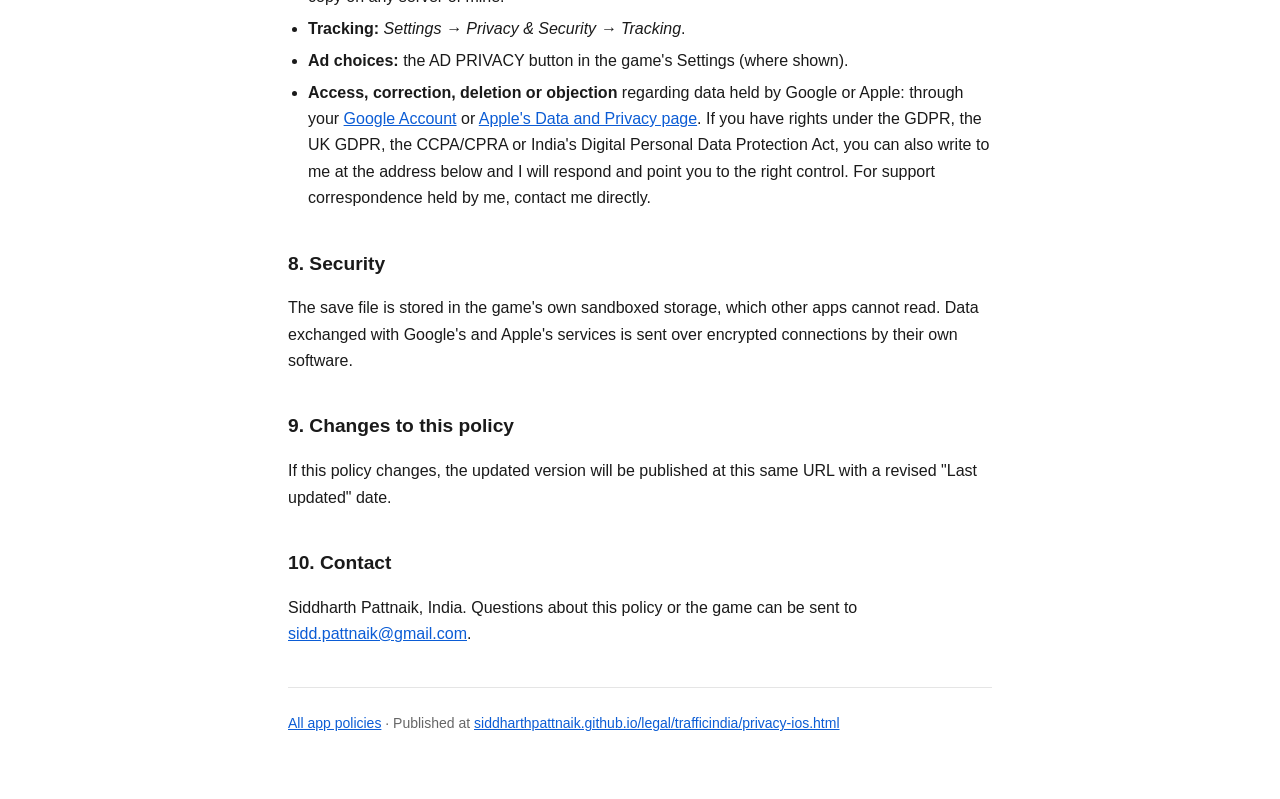
<file: trafficindia/privacy-ios.html>
<!DOCTYPE html>
<html lang="en">
<head>
<meta charset="utf-8">
<meta name="viewport" content="width=device-width, initial-scale=1">
<title>Privacy Policy — Traffic India: Escape the Jam for iOS</title>
<link rel="stylesheet" href="../assets/style.css">
</head>
<body>

<h1>Privacy Policy for Traffic India: Escape the Jam (iOS)</h1>
<p class="meta">Bundle ID: <code>in.spattnaik.trafficindia</code> (iPhone and iPad)<br>
Last updated: 19 October 2026<br>
See also: <a href="privacy-android.html">Privacy Policy for Android</a> &middot; <a href="terms.html">Terms of Use</a></p>

<p>Traffic India: Escape the Jam ("the game") is a traffic puzzle game made by Siddharth Pattnaik
("I", "me"). This policy explains what the iPhone and iPad version does and does not do with your
information. In short: <strong>the game has no account and I run no servers. Your progress is
kept on your device. The game shows ads through Google AdMob, which uses your device's
advertising identifier only if you allow tracking, and sells optional items through the App
Store.</strong></p>

<p><strong>iOS release status:</strong> this page describes the planned iOS version, which has
not yet been released. Its advertising, purchase and tracking disclosures must be checked against
the final iOS build before release. Android-only local reminders and graphics recovery are not
currently implemented on iOS.</p>

<h2>1. Information I collect</h2>
<p>The game does not send your gameplay data to servers operated by me. The game has no sign-up,
no sign-in, no in-game chat, no analytics SDK and no crash-reporting SDK of mine, and it does not
ask for your name, email address, contacts, photos, microphone, camera or location.</p>
<p>Third-party services process information as described in section 4. Their developer reports
may include advertising, sales and diagnostic information. If you contact me for support, I
receive your email address, your message and any information you choose to include, such as an
order number or screenshot. I use this correspondence to answer your request and resolve
problems. Please do not send passwords or full payment-card details.</p>

<h2>2. Data stored on your device</h2>
<p>The game keeps one small save file in its own app storage so that it can work between
sessions. It is removed when you delete the game. It contains:</p>
<ul>
  <li>your progress: levels cleared, stars, the cities you have unlocked, your driver rank and
      your daily-reward streak, region and perfect-chapter rewards, daily puzzle completion,
      puzzle streaks and chest progress, rush records and claimed milestones;</li>
  <li>your balance of coins and hints, and a ledger of coins earned and spent;</li>
  <li>which in-app products you own, and the identifiers of purchases already delivered (so that
      nothing is granted twice);</li>
  <li>your settings: music, sound, voice, vibration, graphics quality, time of day and weather,
      tutorial-tip history;</li>
  <li>a random identifier for this installation, used only for the coin ledger. It is not an
      advertising identifier and is not linked to your identity.</li>
</ul>
<p>The iOS version has no cloud save of its own. If device backups are switched on, the save file
may be included in your iCloud or computer backup like any other app data; that backup is yours
and is governed by Apple's terms, and I cannot read it.</p>

<h2>3. Permissions the game requests, and why</h2>
<ul>
  <li><strong>Allow tracking (App Tracking Transparency)</strong> — if tracking is enabled in the
      released build, iOS asks whether the game may use your device's advertising identifier (IDFA) so that ads can be personalised and
      measured across apps. If you choose <em>Ask App Not to Track</em>, the identifier is not
      shared and you still see ads, which are then not based on tracking. You can change this at
      any time in <em>Settings → Privacy &amp; Security → Tracking</em>.</li>
  <li><strong>Network access</strong> — to load ads and to process purchases through the App
      Store. The game itself plays fully offline; without a connection there are simply no ads.</li>
</ul>
<p>The game requests no access to your location, camera, microphone, photos, contacts, calendar,
Bluetooth or motion data.</p>

<h2>4. Third-party services</h2>

<h3>Google AdMob (advertising)</h3>
<p>The game shows two kinds of ads through the Google Mobile Ads SDK: rewarded ads, which play
only when you choose to watch one for a reward, and occasional full-screen ads between two
levels. To deliver and measure ads and to prevent fraud, Google collects and processes
information from your device, including IP address (from which an approximate location such as
country or city can be derived), device model, operating system, language, how you interact with
ads and, <strong>only if you allowed tracking</strong>, the advertising identifier (IDFA).
Depending on your choices and your region, Google and its advertising partners may use this to
show personalised ads.</p>
<ul>
  <li>Where the law requires it (for example in the European Economic Area, the United Kingdom
      and Switzerland), the game asks for your consent through Google's User Messaging Platform
      before any ad is requested, and you can change your choice at any time with the
      <strong>AD PRIVACY</strong> button in Settings.</li>
  <li>Buying <em>No Ads</em> or the <em>Everything Pack</em> removes the ads between levels.
      Rewarded ads remain available because they only ever play when you ask for one.</li>
</ul>
<p>How Google uses this information:
<a href="https://policies.google.com/technologies/partner-sites">How Google uses information from
sites or apps that use its services</a> and the
<a href="https://policies.google.com/privacy">Google Privacy Policy</a>.</p>

<h3>Apple App Store (in-app purchases)</h3>
<p>Optional purchases (the Everything Pack, All Cities, No Ads and coin packs) are made through
Apple's In-App Purchase, using the Unity In-App Purchasing library. Payment is handled entirely
by Apple: I never see your card or payment details or your Apple Account. The game receives only
what it needs to deliver the item: the product identifier and the transaction identifier.</p>

<h3>Unity</h3>
<p>The game is built with the Unity engine. Unity Analytics, Unity Ads and Unity cloud crash
reporting are switched off in this game.</p>

<h2>5. Children's privacy</h2>
<p>The game is intended for a general audience and is not directed at children under 13 (or the
equivalent minimum age in your country). I do not knowingly collect personal information from
children. If you believe a child has provided personal information through the game, contact me
and I will help investigate and address the request, including directing you to the relevant service.</p>

<h2>6. Data sharing, sale and retention</h2>
<p>I do not sell or rent your personal information. Third-party processing for ads, purchases
and other services is described in section 4. The save file on your
device is kept until you reset the game or delete it. Advertising data is retained by Google
under its own policies, and purchase records by Apple under its own.</p>

<p>Support correspondence is kept for as long as needed to resolve your request and any related
purchase dispute or legal obligation, then deleted when no longer needed. You can request its
deletion using the contact address below; I may need to retain records where required by law.</p>

<h2>7. Your rights and choices</h2>
<ul>
  <li><strong>Delete your data:</strong> delete the game from your device. This removes the save
      file; there is no copy on any server of mine.</li>
  <li><strong>Tracking:</strong> <em>Settings → Privacy &amp; Security → Tracking</em>.</li>
  <li><strong>Ad choices:</strong> the AD PRIVACY button in the game's Settings (where shown).</li>
  <li><strong>Access, correction, deletion or objection</strong> regarding data held by Google or
      Apple: through your <a href="https://myaccount.google.com/">Google Account</a> or
      <a href="https://privacy.apple.com/">Apple's Data and Privacy page</a>. If you have rights
      under the GDPR, the UK GDPR, the CCPA/CPRA or India's Digital Personal Data Protection Act,
      you can also write to me at the address below and I will respond and point you to the right
      control. For support correspondence held by me, contact me directly.</li>
</ul>

<h2>8. Security</h2>
<p>The save file is stored in the game's own sandboxed storage, which other apps cannot read.
Data exchanged with Google's and Apple's services is sent over encrypted connections by their own
software.</p>

<h2>9. Changes to this policy</h2>
<p>If this policy changes, the updated version will be published at this same URL with a revised
"Last updated" date.</p>

<h2>10. Contact</h2>
<p>Siddharth Pattnaik, India. Questions about this policy or the game can be sent to
<a href="mailto:sidd.pattnaik@gmail.com">sidd.pattnaik@gmail.com</a>.</p>

<hr>
<footer><a href="../">All app policies</a> &middot; Published at
<a href="https://siddharthpattnaik.github.io/legal/trafficindia/privacy-ios.html">siddharthpattnaik.github.io/legal/trafficindia/privacy-ios.html</a></footer>

</body>
</html>
</file>
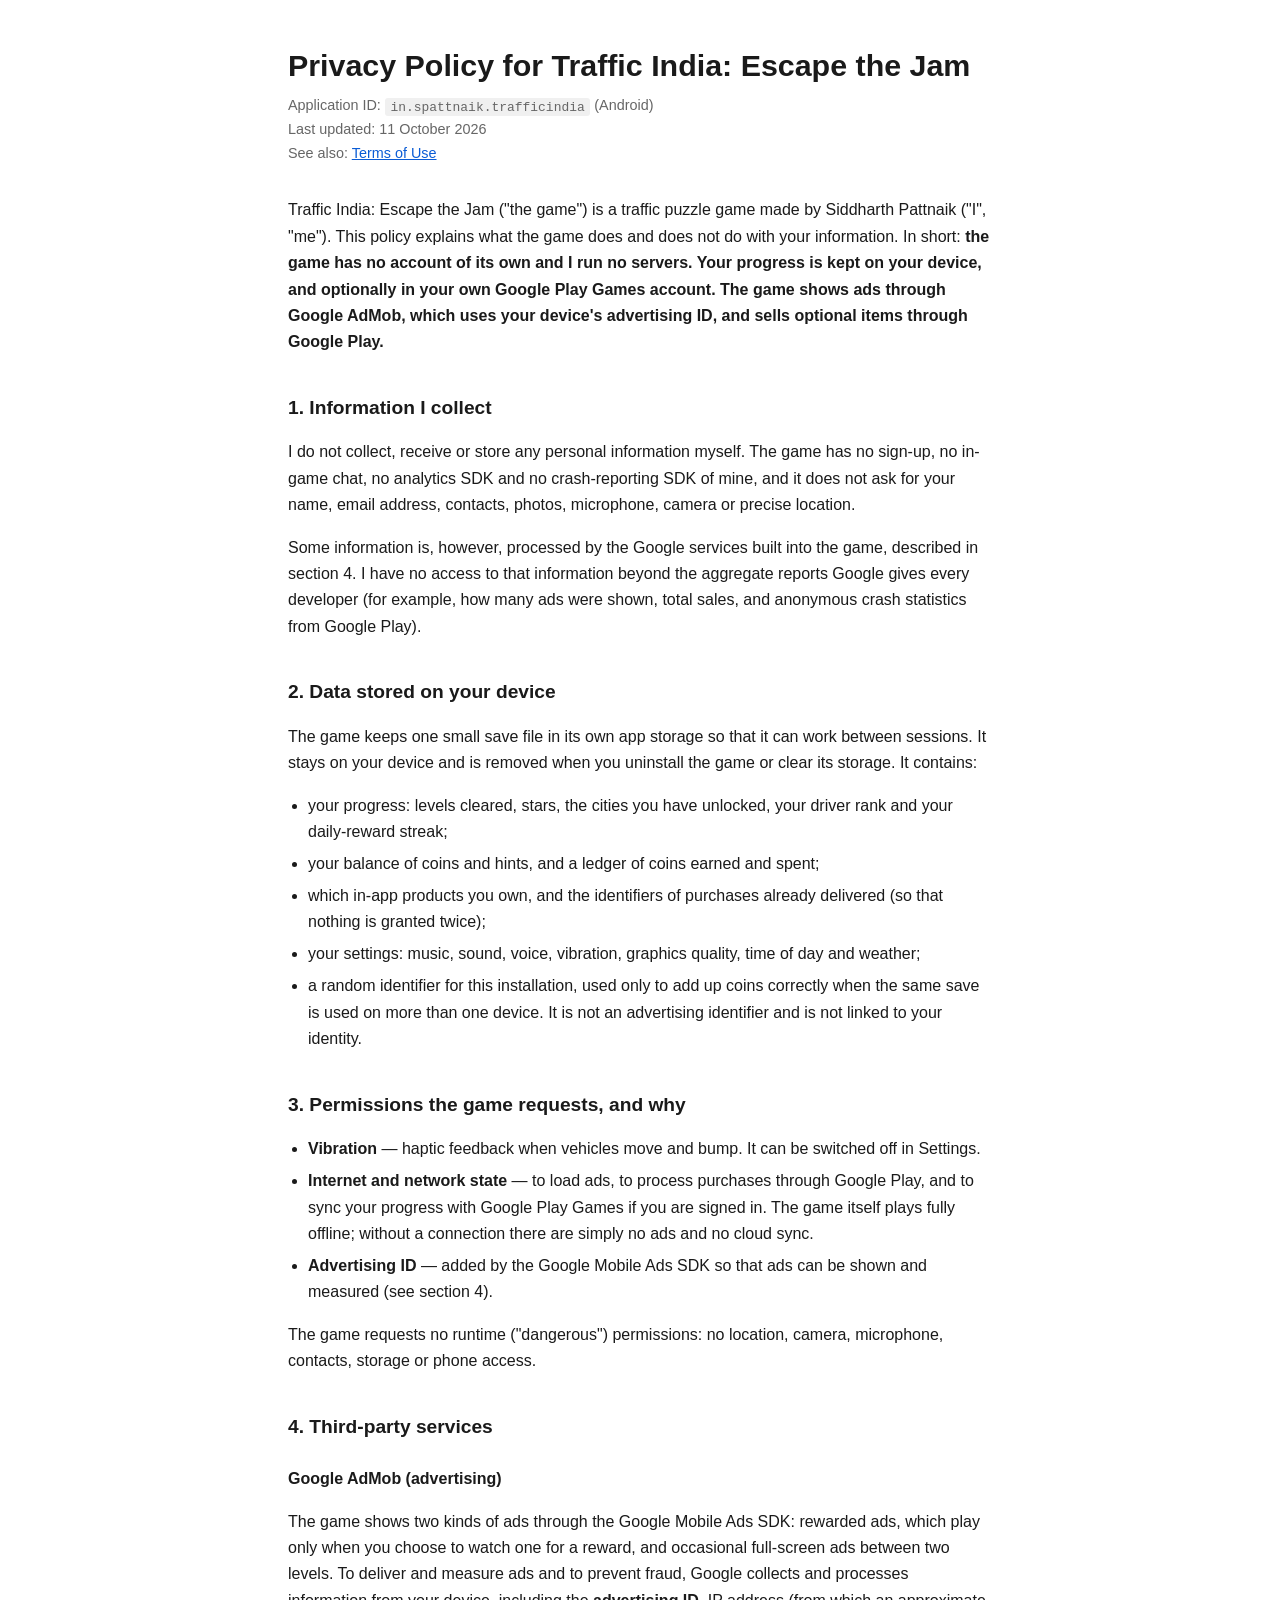
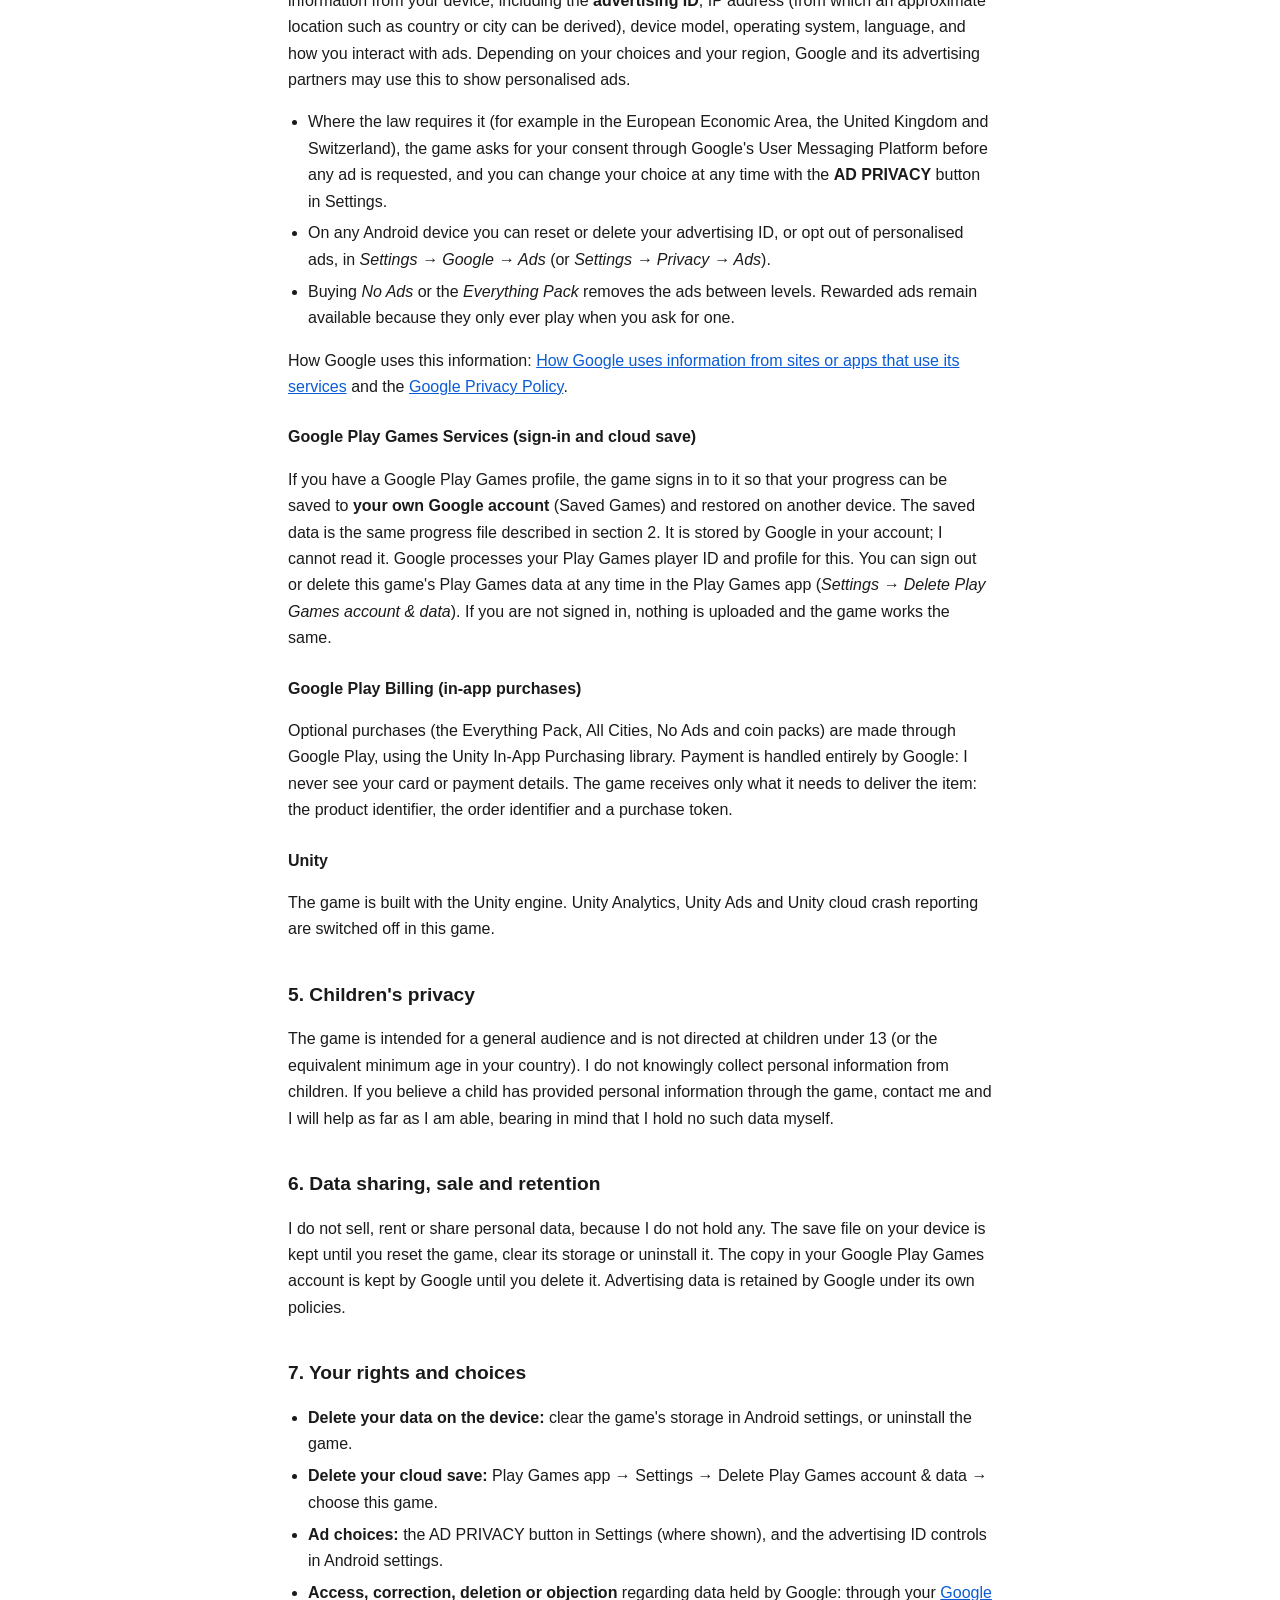
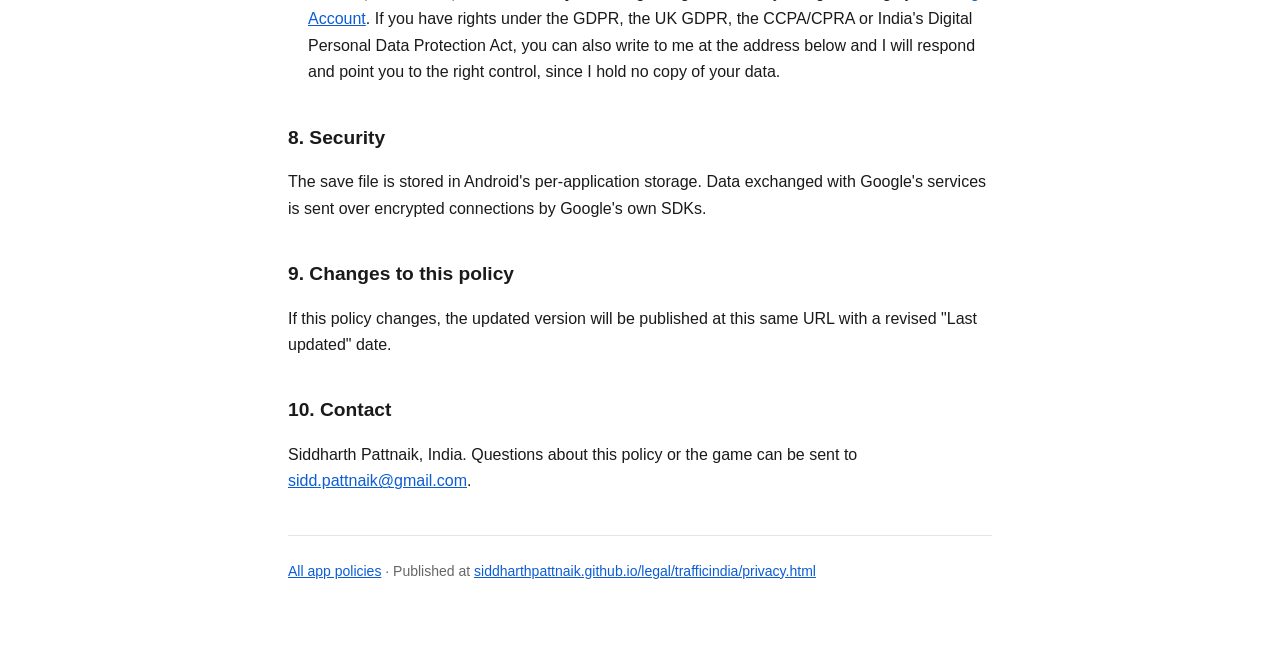
<file: trafficindia/privacy.html>
<!DOCTYPE html>
<html lang="en">
<head>
<meta charset="utf-8">
<meta name="viewport" content="width=device-width, initial-scale=1">
<title>Privacy Policy — Traffic India: Escape the Jam</title>
<link rel="stylesheet" href="../assets/style.css">
</head>
<body>

<h1>Privacy Policy for Traffic India: Escape the Jam</h1>
<p class="meta">Application ID: <code>in.spattnaik.trafficindia</code> (Android)<br>
Last updated: 11 October 2026<br>
See also: <a href="terms.html">Terms of Use</a></p>

<p>Traffic India: Escape the Jam ("the game") is a traffic puzzle game made by Siddharth Pattnaik
("I", "me"). This policy explains what the game does and does not do with your information.
In short: <strong>the game has no account of its own and I run no servers. Your progress is kept
on your device, and optionally in your own Google Play Games account. The game shows ads through
Google AdMob, which uses your device's advertising ID, and sells optional items through Google
Play.</strong></p>

<h2>1. Information I collect</h2>
<p>I do not collect, receive or store any personal information myself. The game has no sign-up,
no in-game chat, no analytics SDK and no crash-reporting SDK of mine, and it does not ask for
your name, email address, contacts, photos, microphone, camera or precise location.</p>
<p>Some information is, however, processed by the Google services built into the game, described
in section 4. I have no access to that information beyond the aggregate reports Google gives every
developer (for example, how many ads were shown, total sales, and anonymous crash statistics from
Google Play).</p>

<h2>2. Data stored on your device</h2>
<p>The game keeps one small save file in its own app storage so that it can work between
sessions. It stays on your device and is removed when you uninstall the game or clear its
storage. It contains:</p>
<ul>
  <li>your progress: levels cleared, stars, the cities you have unlocked, your driver rank and
      your daily-reward streak;</li>
  <li>your balance of coins and hints, and a ledger of coins earned and spent;</li>
  <li>which in-app products you own, and the identifiers of purchases already delivered (so that
      nothing is granted twice);</li>
  <li>your settings: music, sound, voice, vibration, graphics quality, time of day and weather;</li>
  <li>a random identifier for this installation, used only to add up coins correctly when the
      same save is used on more than one device. It is not an advertising identifier and is not
      linked to your identity.</li>
</ul>

<h2>3. Permissions the game requests, and why</h2>
<ul>
  <li><strong>Vibration</strong> — haptic feedback when vehicles move and bump. It can be switched
      off in Settings.</li>
  <li><strong>Internet and network state</strong> — to load ads, to process purchases through
      Google Play, and to sync your progress with Google Play Games if you are signed in. The game
      itself plays fully offline; without a connection there are simply no ads and no cloud sync.</li>
  <li><strong>Advertising ID</strong> — added by the Google Mobile Ads SDK so that ads can be
      shown and measured (see section 4).</li>
</ul>
<p>The game requests no runtime ("dangerous") permissions: no location, camera, microphone,
contacts, storage or phone access.</p>

<h2>4. Third-party services</h2>

<h3>Google AdMob (advertising)</h3>
<p>The game shows two kinds of ads through the Google Mobile Ads SDK: rewarded ads, which play
only when you choose to watch one for a reward, and occasional full-screen ads between two
levels. To deliver and measure ads and to prevent fraud, Google collects and processes
information from your device, including the <strong>advertising ID</strong>, IP address (from
which an approximate location such as country or city can be derived), device model, operating
system, language, and how you interact with ads. Depending on your choices and your region,
Google and its advertising partners may use this to show personalised ads.</p>
<ul>
  <li>Where the law requires it (for example in the European Economic Area, the United Kingdom
      and Switzerland), the game asks for your consent through Google's User Messaging Platform
      before any ad is requested, and you can change your choice at any time with the
      <strong>AD PRIVACY</strong> button in Settings.</li>
  <li>On any Android device you can reset or delete your advertising ID, or opt out of
      personalised ads, in <em>Settings → Google → Ads</em> (or <em>Settings → Privacy → Ads</em>).</li>
  <li>Buying <em>No Ads</em> or the <em>Everything Pack</em> removes the ads between levels.
      Rewarded ads remain available because they only ever play when you ask for one.</li>
</ul>
<p>How Google uses this information:
<a href="https://policies.google.com/technologies/partner-sites">How Google uses information from
sites or apps that use its services</a> and the
<a href="https://policies.google.com/privacy">Google Privacy Policy</a>.</p>

<h3>Google Play Games Services (sign-in and cloud save)</h3>
<p>If you have a Google Play Games profile, the game signs in to it so that your progress can be
saved to <strong>your own Google account</strong> (Saved Games) and restored on another device.
The saved data is the same progress file described in section 2. It is stored by Google in your
account; I cannot read it. Google processes your Play Games player ID and profile for this.
You can sign out or delete this game's Play Games data at any time in the Play Games app
(<em>Settings → Delete Play Games account &amp; data</em>). If you are not signed in, nothing is
uploaded and the game works the same.</p>

<h3>Google Play Billing (in-app purchases)</h3>
<p>Optional purchases (the Everything Pack, All Cities, No Ads and coin packs) are made through
Google Play, using the Unity In-App Purchasing library. Payment is handled entirely by Google:
I never see your card or payment details. The game receives only what it needs to deliver the
item: the product identifier, the order identifier and a purchase token.</p>

<h3>Unity</h3>
<p>The game is built with the Unity engine. Unity Analytics, Unity Ads and Unity cloud crash
reporting are switched off in this game.</p>

<h2>5. Children's privacy</h2>
<p>The game is intended for a general audience and is not directed at children under 13 (or the
equivalent minimum age in your country). I do not knowingly collect personal information from
children. If you believe a child has provided personal information through the game, contact me
and I will help as far as I am able, bearing in mind that I hold no such data myself.</p>

<h2>6. Data sharing, sale and retention</h2>
<p>I do not sell, rent or share personal data, because I do not hold any. The save file on your
device is kept until you reset the game, clear its storage or uninstall it. The copy in your
Google Play Games account is kept by Google until you delete it. Advertising data is retained by
Google under its own policies.</p>

<h2>7. Your rights and choices</h2>
<ul>
  <li><strong>Delete your data on the device:</strong> clear the game's storage in Android
      settings, or uninstall the game.</li>
  <li><strong>Delete your cloud save:</strong> Play Games app → Settings → Delete Play Games
      account &amp; data → choose this game.</li>
  <li><strong>Ad choices:</strong> the AD PRIVACY button in Settings (where shown), and the
      advertising ID controls in Android settings.</li>
  <li><strong>Access, correction, deletion or objection</strong> regarding data held by Google:
      through your <a href="https://myaccount.google.com/">Google Account</a>. If you have rights
      under the GDPR, the UK GDPR, the CCPA/CPRA or India's Digital Personal Data Protection Act,
      you can also write to me at the address below and I will respond and point you to the right
      control, since I hold no copy of your data.</li>
</ul>

<h2>8. Security</h2>
<p>The save file is stored in Android's per-application storage. Data exchanged with Google's
services is sent over encrypted connections by Google's own SDKs.</p>

<h2>9. Changes to this policy</h2>
<p>If this policy changes, the updated version will be published at this same URL with a revised
"Last updated" date.</p>

<h2>10. Contact</h2>
<p>Siddharth Pattnaik, India. Questions about this policy or the game can be sent to
<a href="mailto:sidd.pattnaik@gmail.com">sidd.pattnaik@gmail.com</a>.</p>

<hr>
<footer><a href="../">All app policies</a> &middot; Published at
<a href="https://siddharthpattnaik.github.io/legal/trafficindia/privacy.html">siddharthpattnaik.github.io/legal/trafficindia/privacy.html</a></footer>

</body>
</html>
</file>
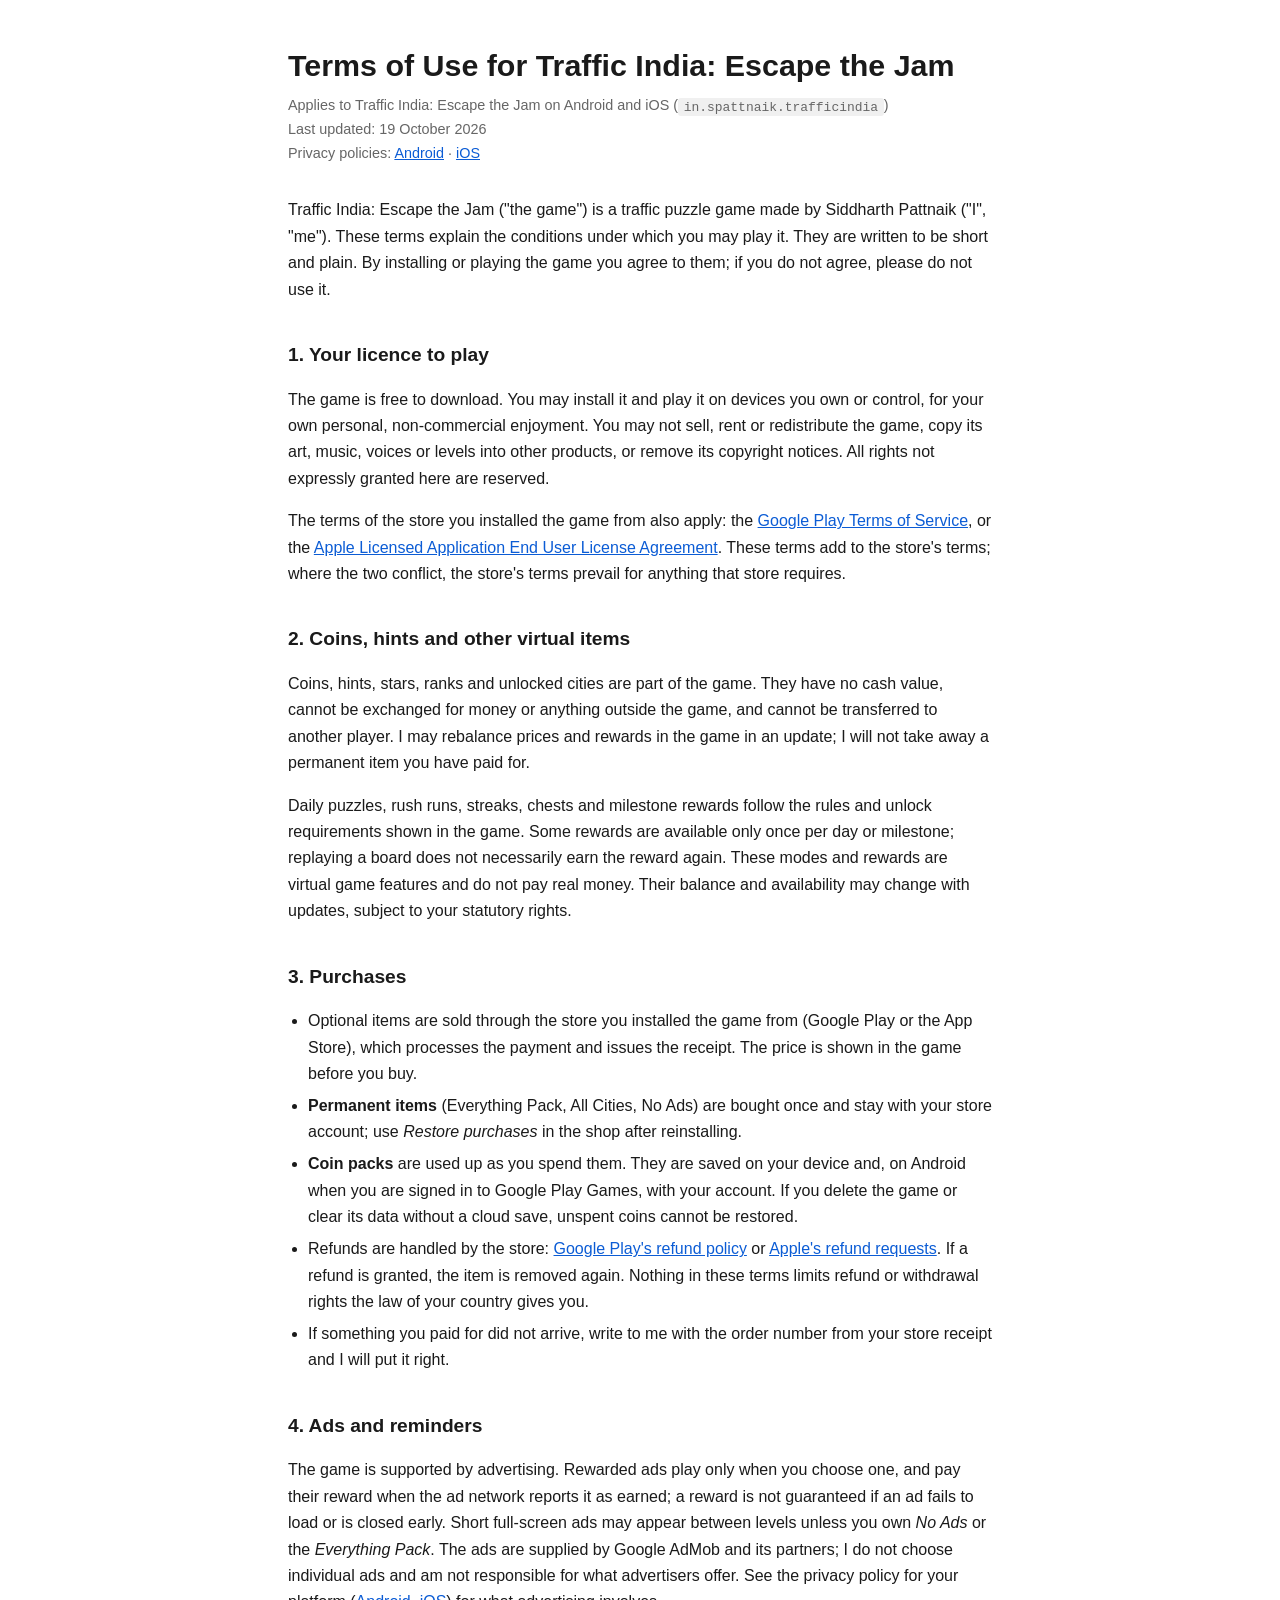
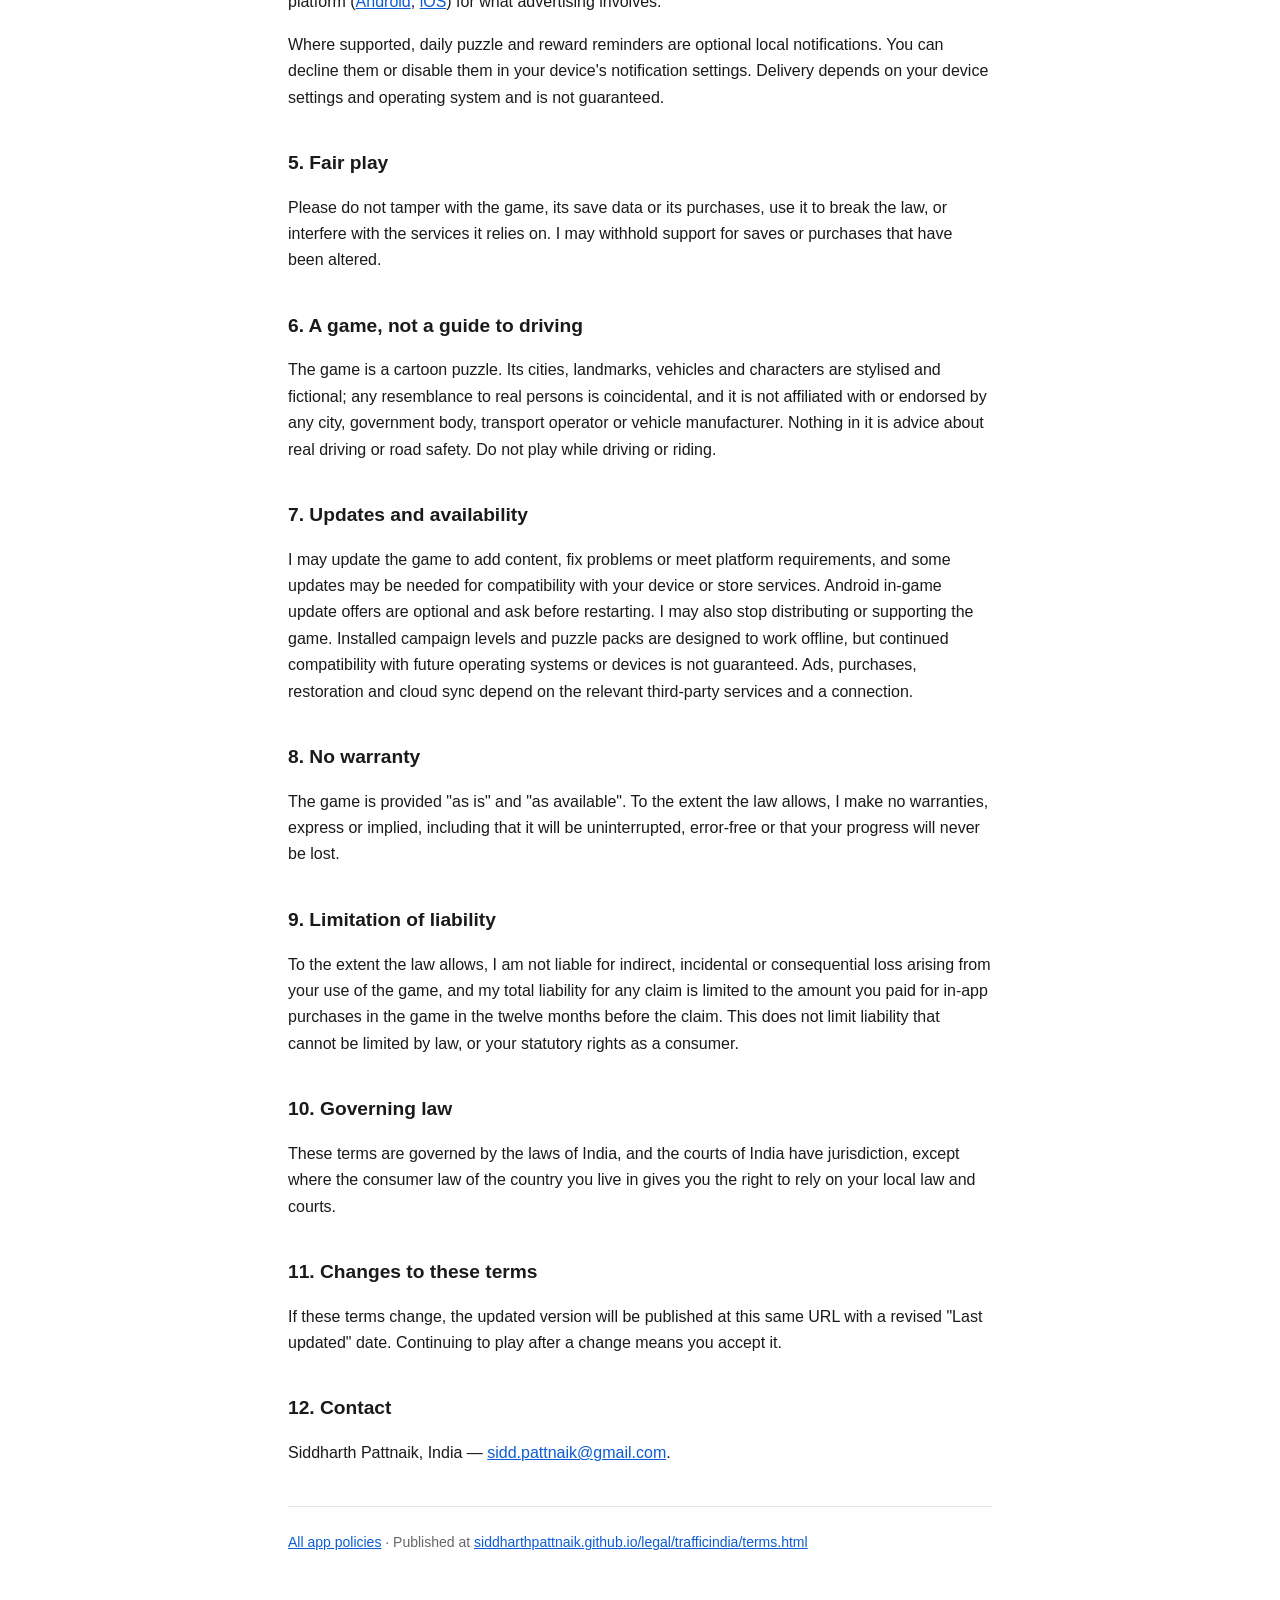
<file: trafficindia/terms.html>
<!DOCTYPE html>
<html lang="en">
<head>
<meta charset="utf-8">
<meta name="viewport" content="width=device-width, initial-scale=1">
<title>Terms of Use — Traffic India: Escape the Jam</title>
<link rel="stylesheet" href="../assets/style.css">
</head>
<body>

<h1>Terms of Use for Traffic India: Escape the Jam</h1>
<p class="meta">Applies to Traffic India: Escape the Jam on Android and iOS (<code>in.spattnaik.trafficindia</code>)<br>
Last updated: 19 October 2026<br>
Privacy policies: <a href="privacy-android.html">Android</a> &middot; <a href="privacy-ios.html">iOS</a></p>

<p>Traffic India: Escape the Jam ("the game") is a traffic puzzle game made by Siddharth Pattnaik
("I", "me"). These terms explain the conditions under which you may play it. They are written to
be short and plain. By installing or playing the game you agree to them; if you do not agree,
please do not use it.</p>

<h2>1. Your licence to play</h2>
<p>The game is free to download. You may install it and play it on devices you own or control,
for your own personal, non-commercial enjoyment. You may not sell, rent or redistribute the game,
copy its art, music, voices or levels into other products, or remove its copyright notices.
All rights not expressly granted here are reserved.</p>
<p>The terms of the store you installed the game from also apply: the
<a href="https://play.google.com/about/play-terms/">Google Play Terms of Service</a>, or the
<a href="https://www.apple.com/legal/internet-services/itunes/dev/stdeula/">Apple Licensed
Application End User License Agreement</a>. These terms add to the store's terms; where the two
conflict, the store's terms prevail for anything that store requires.</p>

<h2>2. Coins, hints and other virtual items</h2>
<p>Coins, hints, stars, ranks and unlocked cities are part of the game. They have no cash value,
cannot be exchanged for money or anything outside the game, and cannot be transferred to another
player. I may rebalance prices and rewards in the game in an update; I will not take away a
permanent item you have paid for.</p>

<p>Daily puzzles, rush runs, streaks, chests and milestone rewards follow the rules and unlock
requirements shown in the game. Some rewards are available only once per day or milestone;
replaying a board does not necessarily earn the reward again. These modes and rewards are
virtual game features and do not pay real money. Their balance and availability may change
with updates, subject to your statutory rights.</p>

<h2>3. Purchases</h2>
<ul>
  <li>Optional items are sold through the store you installed the game from (Google Play or the
      App Store), which processes the payment and issues the receipt. The price is shown in the
      game before you buy.</li>
  <li><strong>Permanent items</strong> (Everything Pack, All Cities, No Ads) are bought once and
      stay with your store account; use <em>Restore purchases</em> in the shop after reinstalling.</li>
  <li><strong>Coin packs</strong> are used up as you spend them. They are saved on your device
      and, on Android when you are signed in to Google Play Games, with your account. If you
      delete the game or clear its data without a cloud save, unspent coins cannot be restored.</li>
  <li>Refunds are handled by the store: <a href="https://support.google.com/googleplay/answer/2479637">Google
      Play's refund policy</a> or <a href="https://support.apple.com/118223">Apple's refund
      requests</a>. If a refund is granted, the item is removed again. Nothing in
      these terms limits refund or withdrawal rights the law of your country gives you.</li>
  <li>If something you paid for did not arrive, write to me with the order number from your
      store receipt and I will put it right.</li>
</ul>

<h2>4. Ads and reminders</h2>
<p>The game is supported by advertising. Rewarded ads play only when you choose one, and pay
their reward when the ad network reports it as earned; a reward is not guaranteed if an ad fails
to load or is closed early. Short full-screen ads may appear between levels unless you own
<em>No Ads</em> or the <em>Everything Pack</em>. The ads are supplied by Google AdMob and its
partners; I do not choose individual ads and am not responsible for what advertisers offer.
See the privacy policy for your platform (<a href="privacy-android.html">Android</a>,
<a href="privacy-ios.html">iOS</a>) for what advertising involves.</p>

<p>Where supported, daily puzzle and reward reminders are optional local notifications. You
can decline them or disable them in your device's notification settings. Delivery depends on
your device settings and operating system and is not guaranteed.</p>

<h2>5. Fair play</h2>
<p>Please do not tamper with the game, its save data or its purchases, use it to break the law,
or interfere with the services it relies on. I may withhold support for saves or purchases that
have been altered.</p>

<h2>6. A game, not a guide to driving</h2>
<p>The game is a cartoon puzzle. Its cities, landmarks, vehicles and characters are stylised and
fictional; any resemblance to real persons is coincidental, and it is not affiliated with or
endorsed by any city, government body, transport operator or vehicle manufacturer. Nothing in it
is advice about real driving or road safety. Do not play while driving or riding.</p>

<h2>7. Updates and availability</h2>
<p>I may update the game to add content, fix problems or meet platform requirements, and some
updates may be needed for compatibility with your device or store services. Android in-game
update offers are optional and ask before restarting. I may also stop distributing or supporting
the game. Installed campaign levels and puzzle packs are designed to work offline, but continued
compatibility with future operating systems or devices is not guaranteed. Ads, purchases,
restoration and cloud sync depend on the relevant third-party services and a connection.</p>

<h2>8. No warranty</h2>
<p>The game is provided "as is" and "as available". To the extent the law allows, I make no
warranties, express or implied, including that it will be uninterrupted, error-free or that your
progress will never be lost.</p>

<h2>9. Limitation of liability</h2>
<p>To the extent the law allows, I am not liable for indirect, incidental or consequential loss
arising from your use of the game, and my total liability for any claim is limited to the amount
you paid for in-app purchases in the game in the twelve months before the claim. This does not
limit liability that cannot be limited by law, or your statutory rights as a consumer.</p>

<h2>10. Governing law</h2>
<p>These terms are governed by the laws of India, and the courts of India have jurisdiction,
except where the consumer law of the country you live in gives you the right to rely on your
local law and courts.</p>

<h2>11. Changes to these terms</h2>
<p>If these terms change, the updated version will be published at this same URL with a revised
"Last updated" date. Continuing to play after a change means you accept it.</p>

<h2>12. Contact</h2>
<p>Siddharth Pattnaik, India —
<a href="mailto:sidd.pattnaik@gmail.com">sidd.pattnaik@gmail.com</a>.</p>

<hr>
<footer><a href="../">All app policies</a> &middot; Published at
<a href="https://siddharthpattnaik.github.io/legal/trafficindia/terms.html">siddharthpattnaik.github.io/legal/trafficindia/terms.html</a></footer>

</body>
</html>
</file>
<file: assets/style.css>
/* Shared styling for every policy page in this repo. */
:root { color-scheme: light dark; }

body {
  margin: 0 auto;
  padding: 2.5rem 1.25rem 4rem;
  max-width: 44rem;
  font: 16px/1.65 -apple-system, BlinkMacSystemFont, "Segoe UI", Roboto, Helvetica, Arial, sans-serif;
  color: #1a1a1a;
  background: #fff;
}

h1 { font-size: 1.9rem; margin: 0 0 .25rem; }
h2 { font-size: 1.2rem; margin: 2.25rem 0 .5rem; }
h3 { font-size: 1rem; margin: 1.5rem 0 .4rem; }

.meta { color: #666; font-size: .9rem; margin: 0 0 2rem; }
ul { padding-left: 1.25rem; }
li { margin: .35rem 0; }
code { background: #f0f0f0; padding: .1rem .35rem; border-radius: 3px; font-size: .9em; }
a { color: #0b5cd5; }
hr { border: 0; border-top: 1px solid #e5e5e5; margin: 2.5rem 0 1.5rem; }
footer { color: #666; font-size: .875rem; }

.apps { list-style: none; padding: 0; }
.apps li { margin: .9rem 0; }
.apps a { font-weight: 600; text-decoration: none; }
.apps a:hover { text-decoration: underline; }
.apps span { display: block; color: #666; font-weight: 400; font-size: .9rem; }

@media (prefers-color-scheme: dark) {
  body { color: #e6e6e6; background: #121212; }
  .meta, footer, .apps span { color: #a0a0a0; }
  code { background: #262626; }
  a { color: #6fa8ff; }
  hr { border-top-color: #2e2e2e; }
}
</file>
